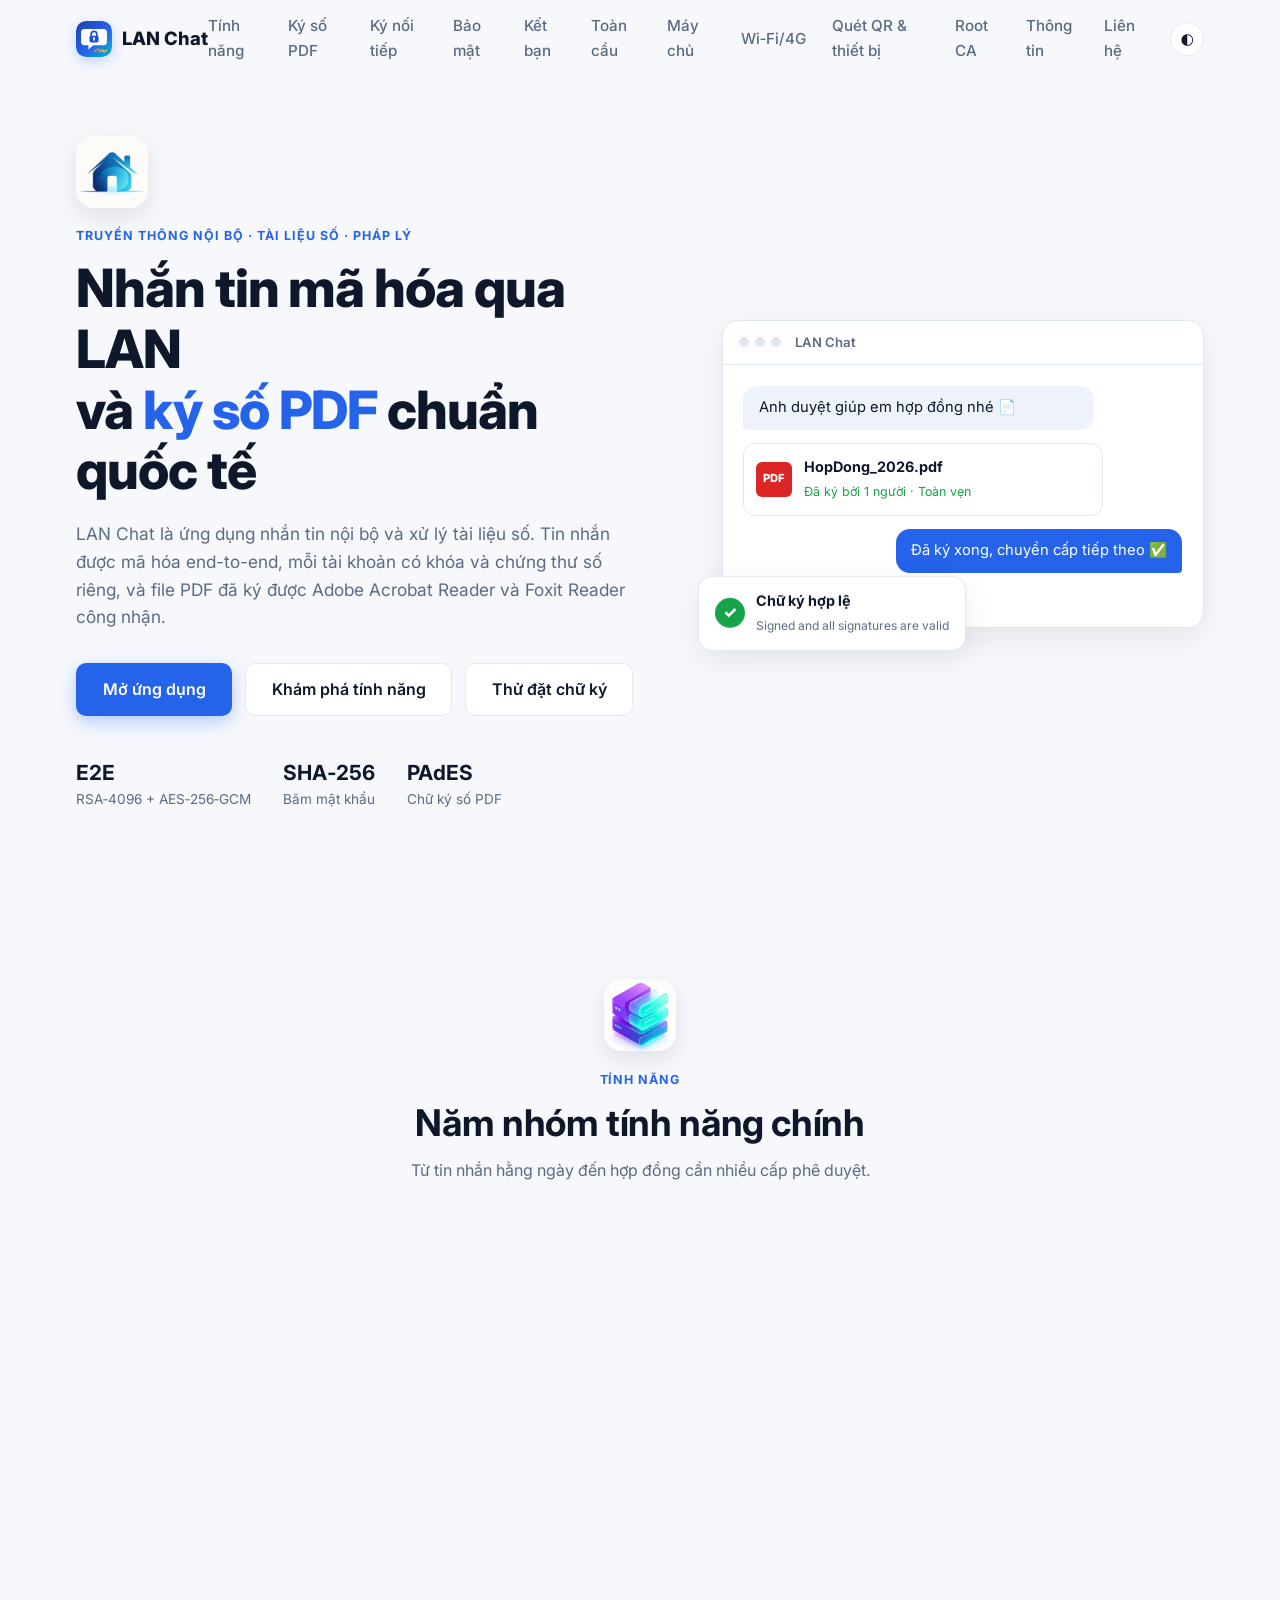
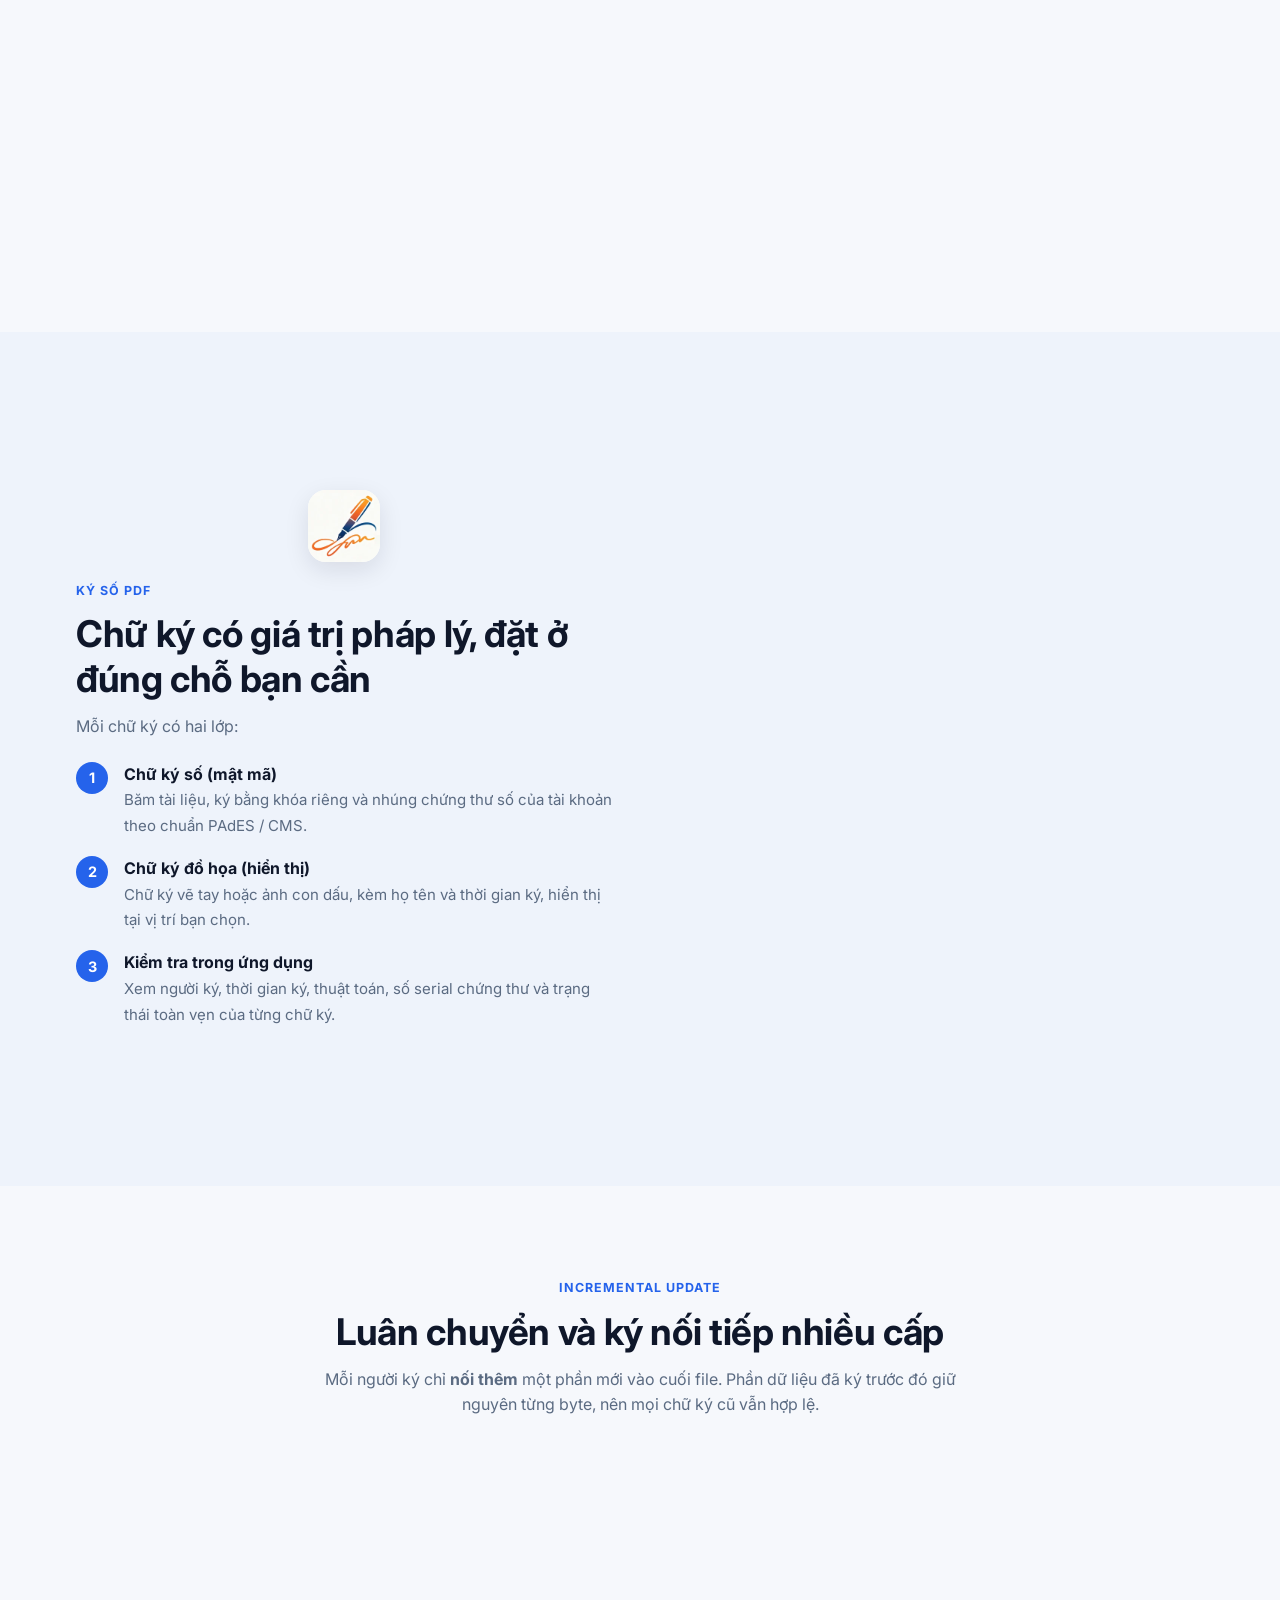
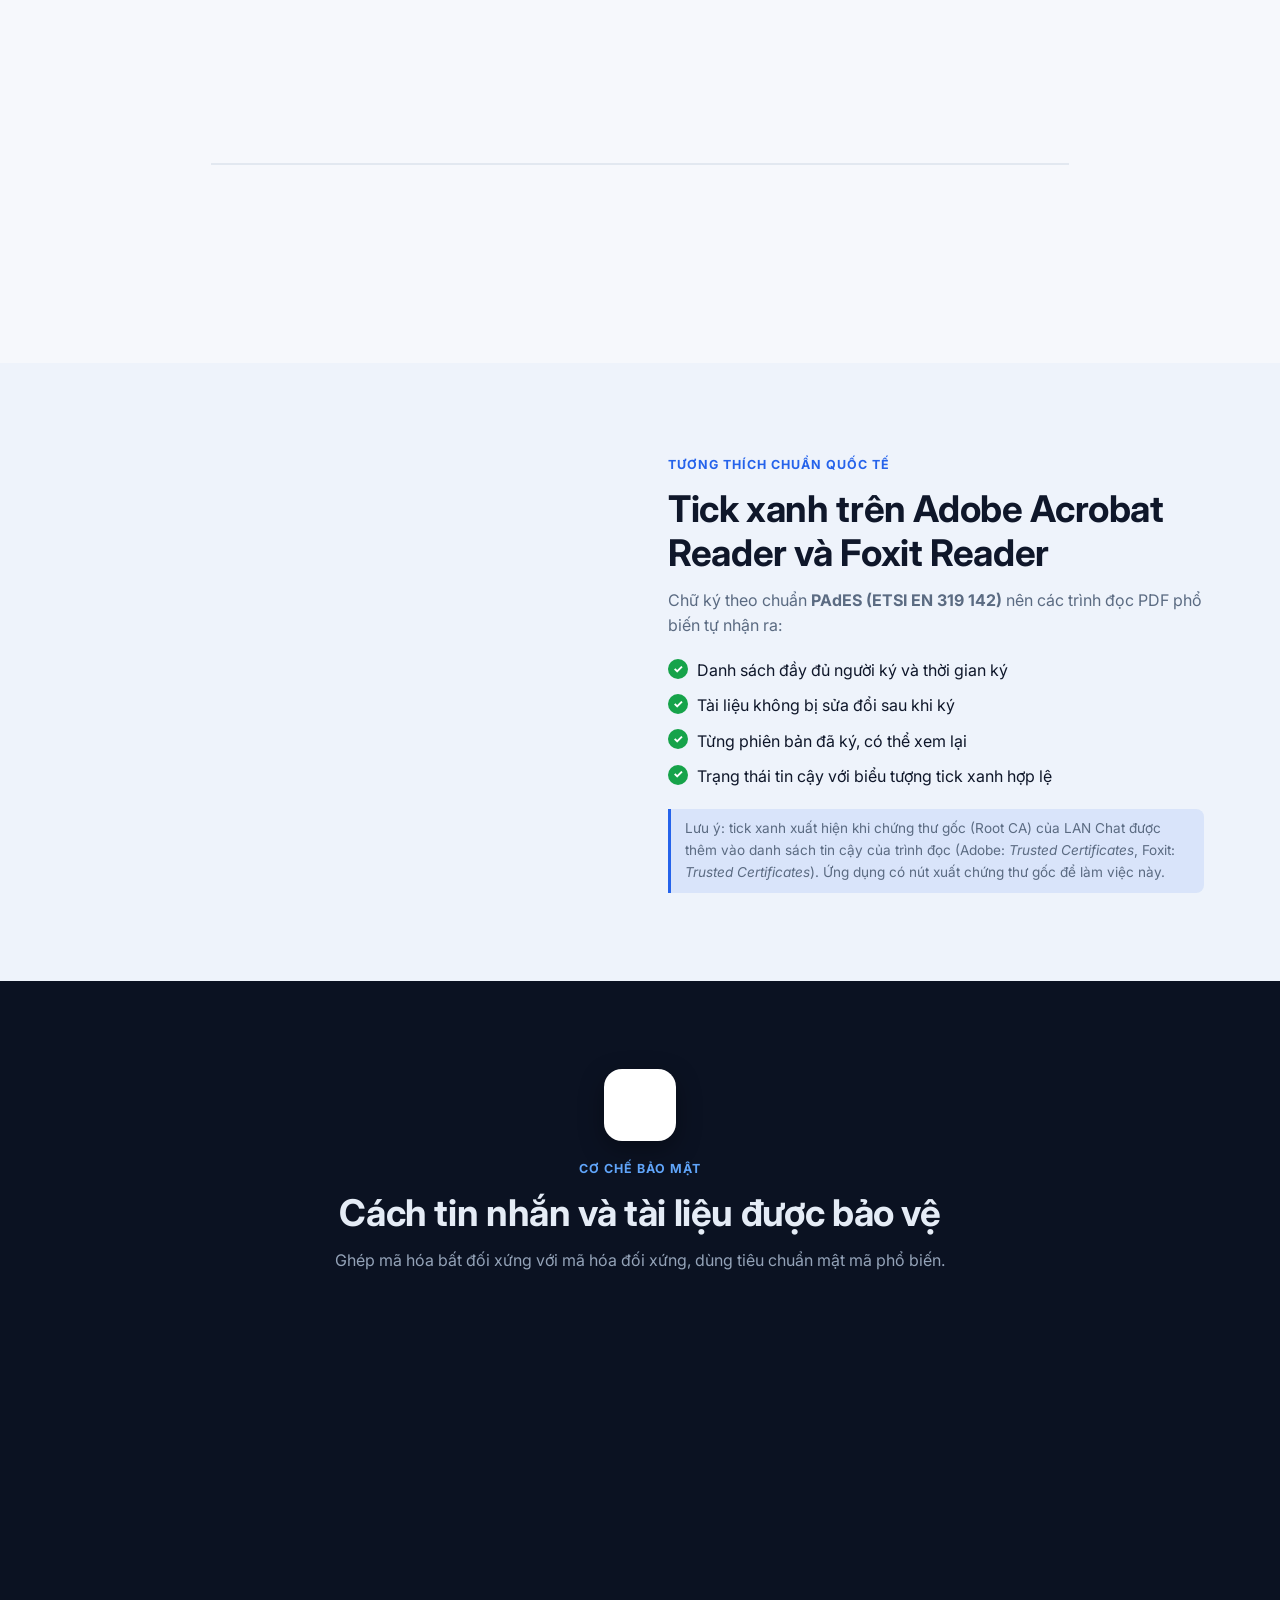
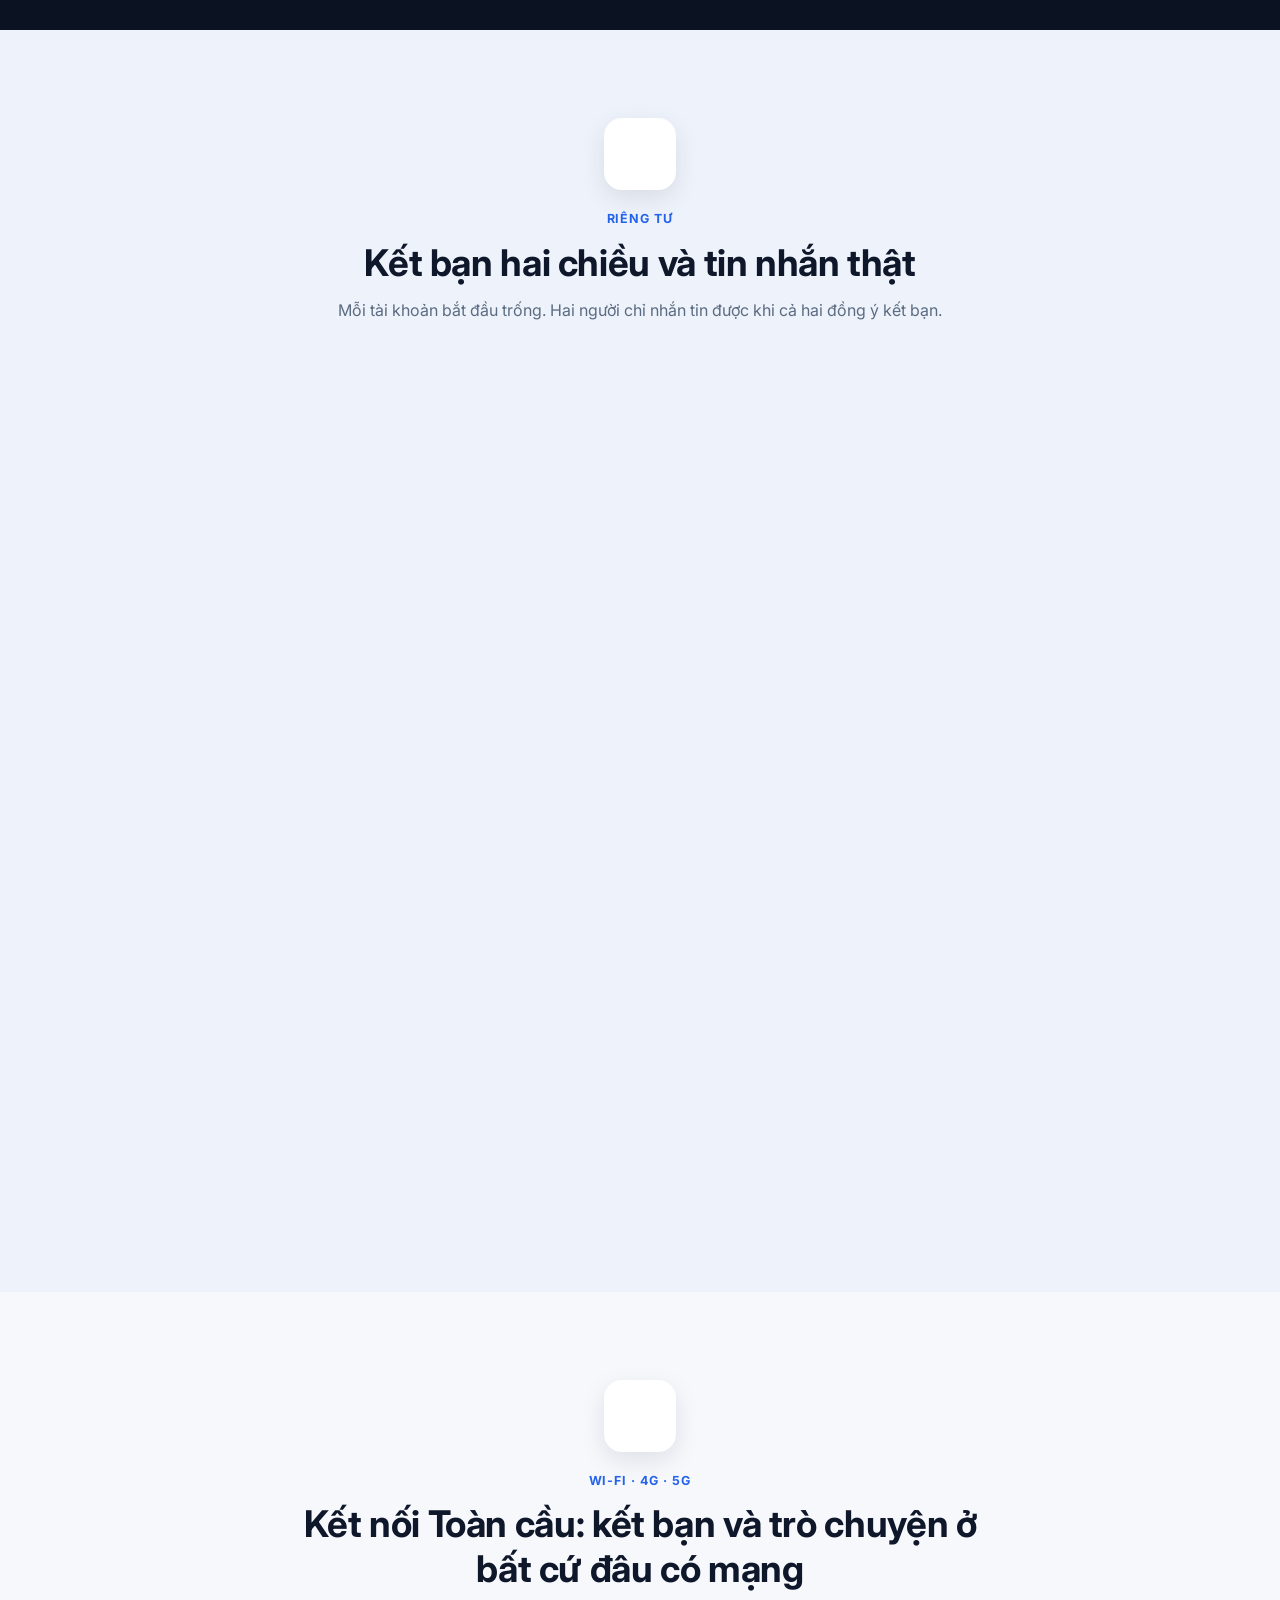
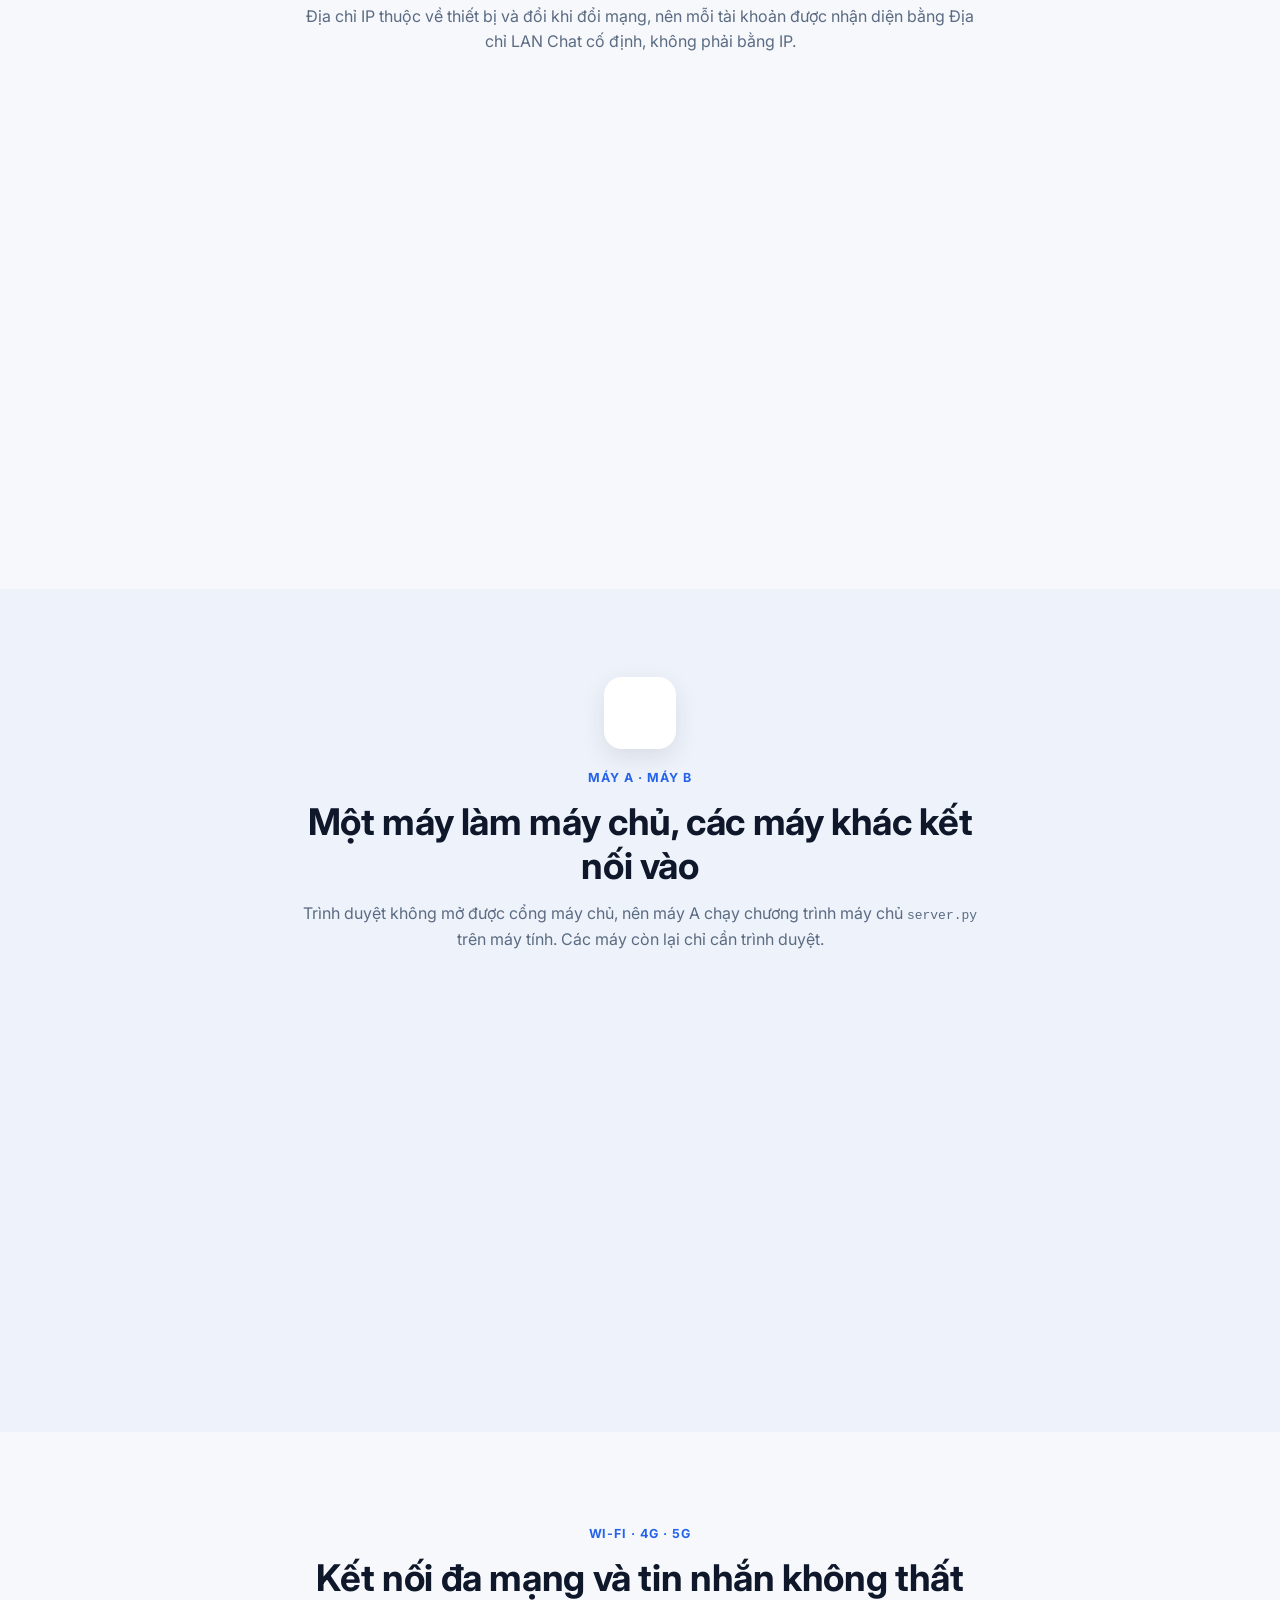
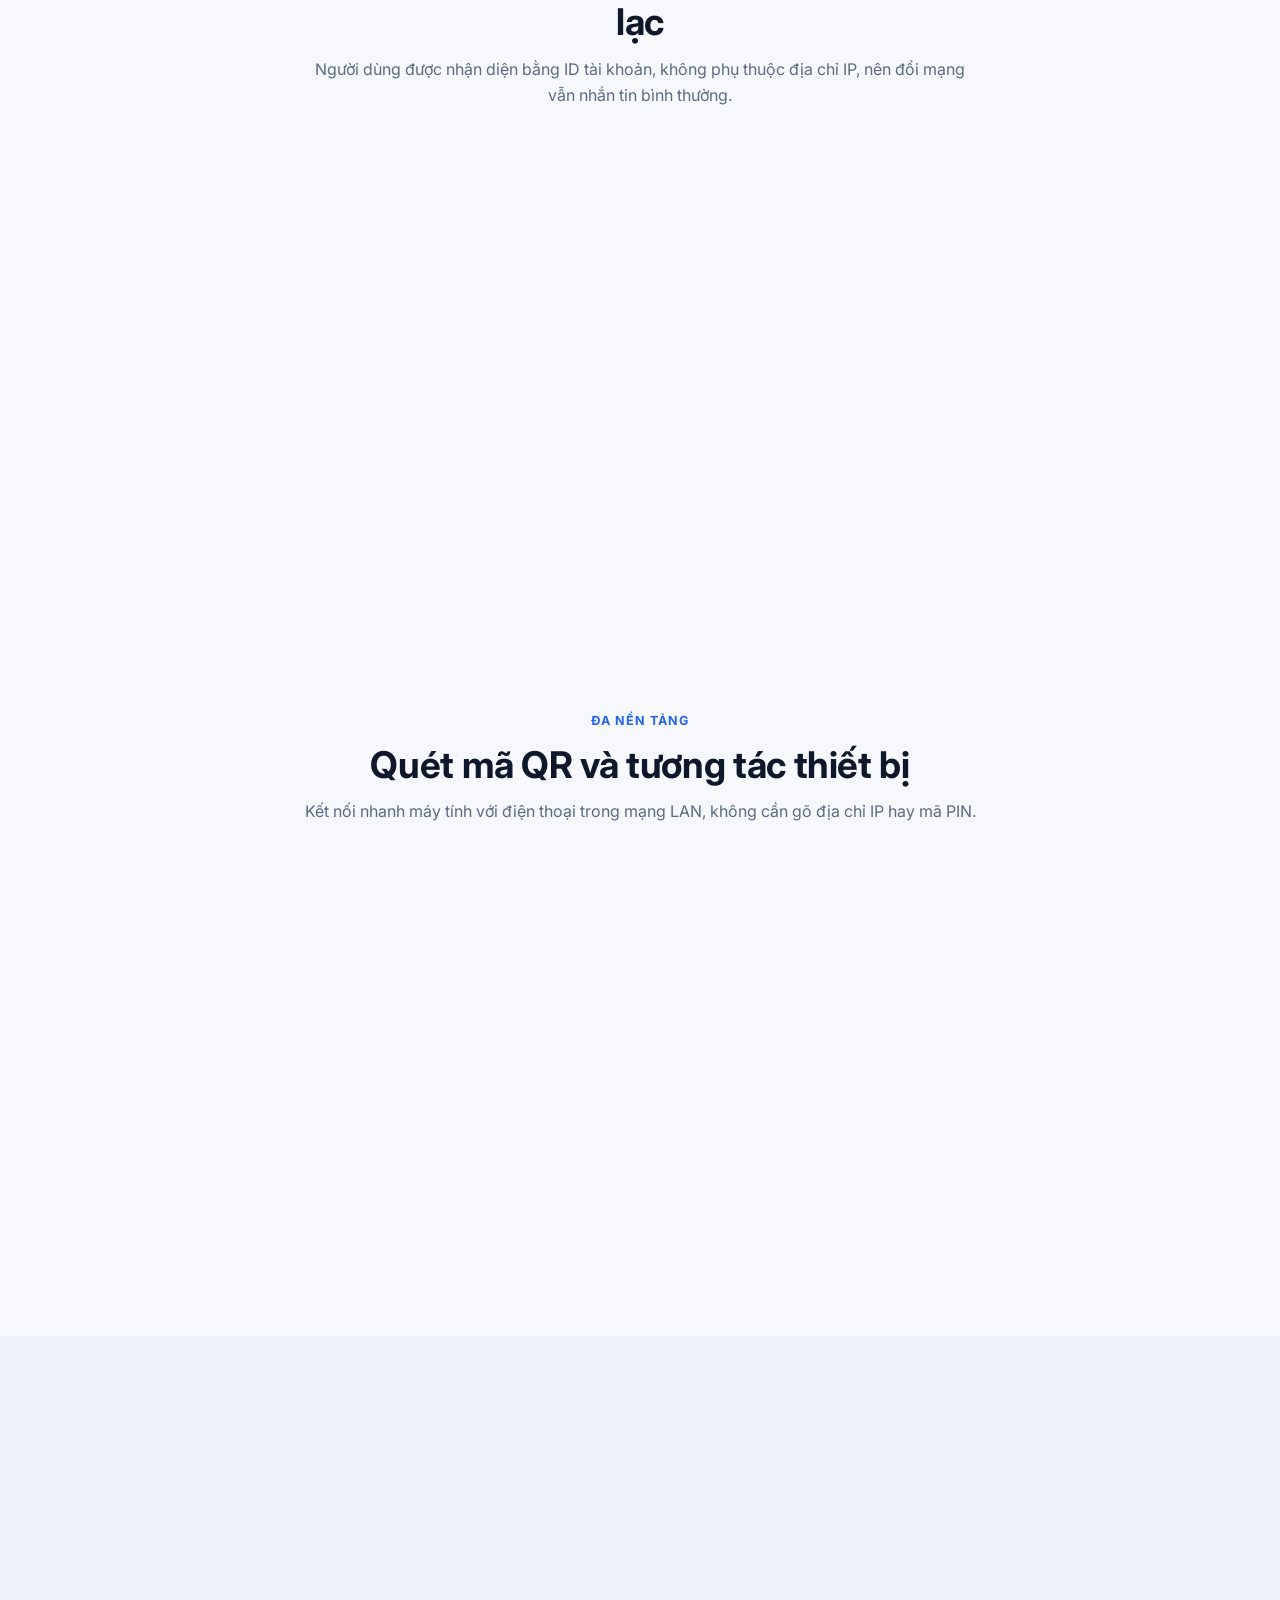
<file: index.html>
<!DOCTYPE html>
<html lang="vi">

<head>
    <meta charset="UTF-8">
    <meta name="viewport" content="width=device-width, initial-scale=1.0">
    <title>Hệ thống Chat LAN Bảo mật &amp; Ký số PDF</title>
    <meta name="description" content="Ứng dụng nhắn tin mã hóa đầu cuối trong mạng LAN, kết bạn bằng mã QR và ký số PDF nhiều người nối tiếp.">
    <meta http-equiv="refresh" content="0; url=ui/ui/ui/index.html">
    <link rel="canonical" href="ui/ui/ui/index.html">
    <link rel="icon" type="image/svg+xml" href="ui/ui/ui/assets/logo.svg">
    <link rel="icon" type="image/png" sizes="512x512" href="ui/ui/ui/assets/logo-512.png">
    <link rel="apple-touch-icon" href="ui/ui/ui/assets/apple-touch-icon.png">
    <meta name="theme-color" content="#1d4ed8">
    <!-- Ảnh và thông tin hiện khi chia sẻ link (Zalo, Facebook, Messenger, Telegram…) -->
    <meta property="og:type" content="website">
    <meta property="og:site_name" content="LAN Chat">
    <meta property="og:title" content="LAN Chat – Nhắn tin mã hóa & Ký số PDF">
    <meta property="og:description" content="Nhắn tin mã hóa đầu cuối, kết bạn bằng mã QR, gọi video và ký số PDF chuẩn quốc tế. Dùng chung trên mọi thiết bị, Wi‑Fi hay 4G/5G.">
    <meta property="og:url" content="https://thanhesssd.github.io/hethongungdungchatbaomat-kysopdf/">
    <meta property="og:image" content="https://thanhesssd.github.io/hethongungdungchatbaomat-kysopdf/ui/ui/ui/assets/og-image.jpg">
    <meta property="og:image:secure_url" content="https://thanhesssd.github.io/hethongungdungchatbaomat-kysopdf/ui/ui/ui/assets/og-image.jpg">
    <meta property="og:image:type" content="image/jpeg">
    <meta property="og:image:width" content="1200">
    <meta property="og:image:height" content="630">
    <meta property="og:image:alt" content="Logo LAN Chat">
    <meta property="og:locale" content="vi_VN">
    <meta name="twitter:card" content="summary_large_image">
    <meta name="twitter:title" content="LAN Chat – Nhắn tin mã hóa & Ký số PDF">
    <meta name="twitter:description" content="Nhắn tin mã hóa đầu cuối, kết bạn bằng mã QR, gọi video và ký số PDF chuẩn quốc tế. Dùng chung trên mọi thiết bị, Wi‑Fi hay 4G/5G.">
    <meta name="twitter:image" content="https://thanhesssd.github.io/hethongungdungchatbaomat-kysopdf/ui/ui/ui/assets/og-image.jpg">
    <link rel="manifest" href="ui/ui/ui/assets/manifest.webmanifest">
    <meta name="apple-mobile-web-app-title" content="LAN Chat">
    <meta name="application-name" content="LAN Chat">
</head>

<body>
    <p>Đang mở trang giới thiệu… Nếu trang không tự chuyển, <a href="ui/ui/ui/index.html">bấm vào đây</a>.</p>
</body>

</html>
</file>
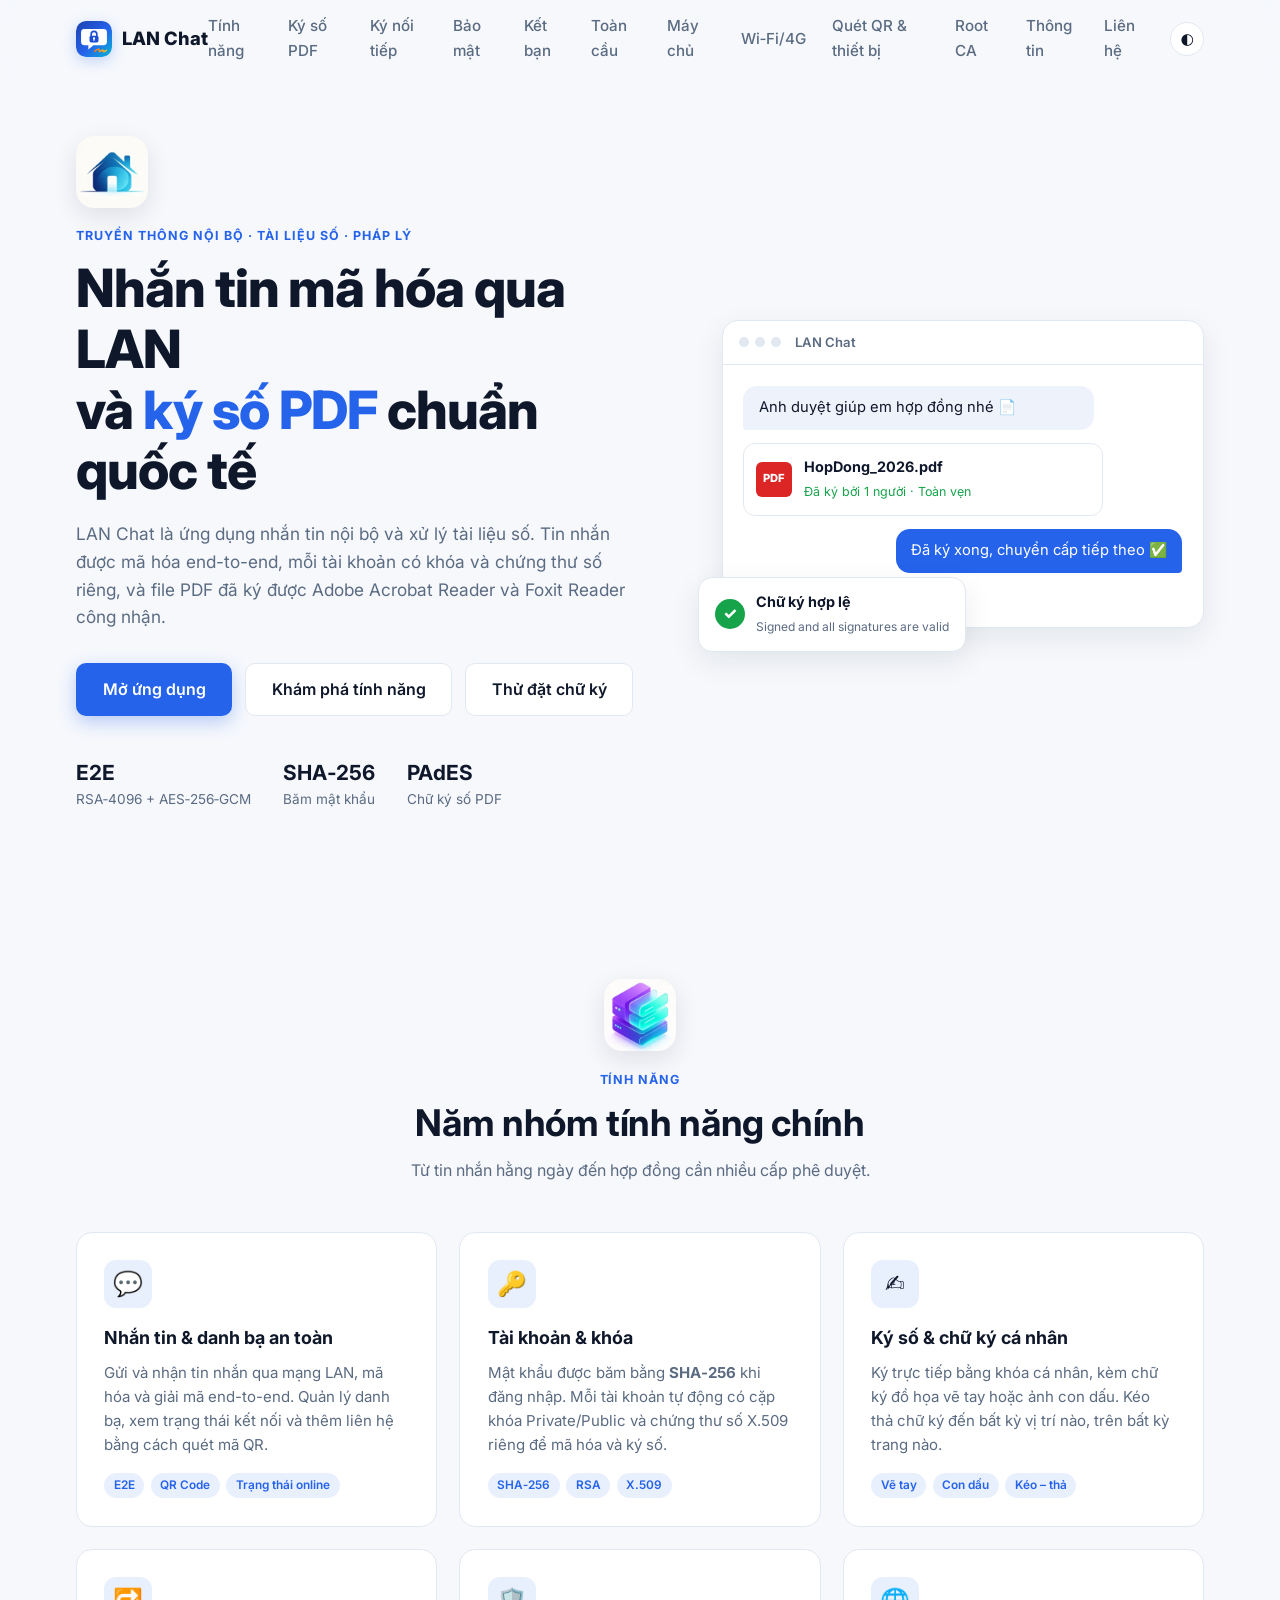
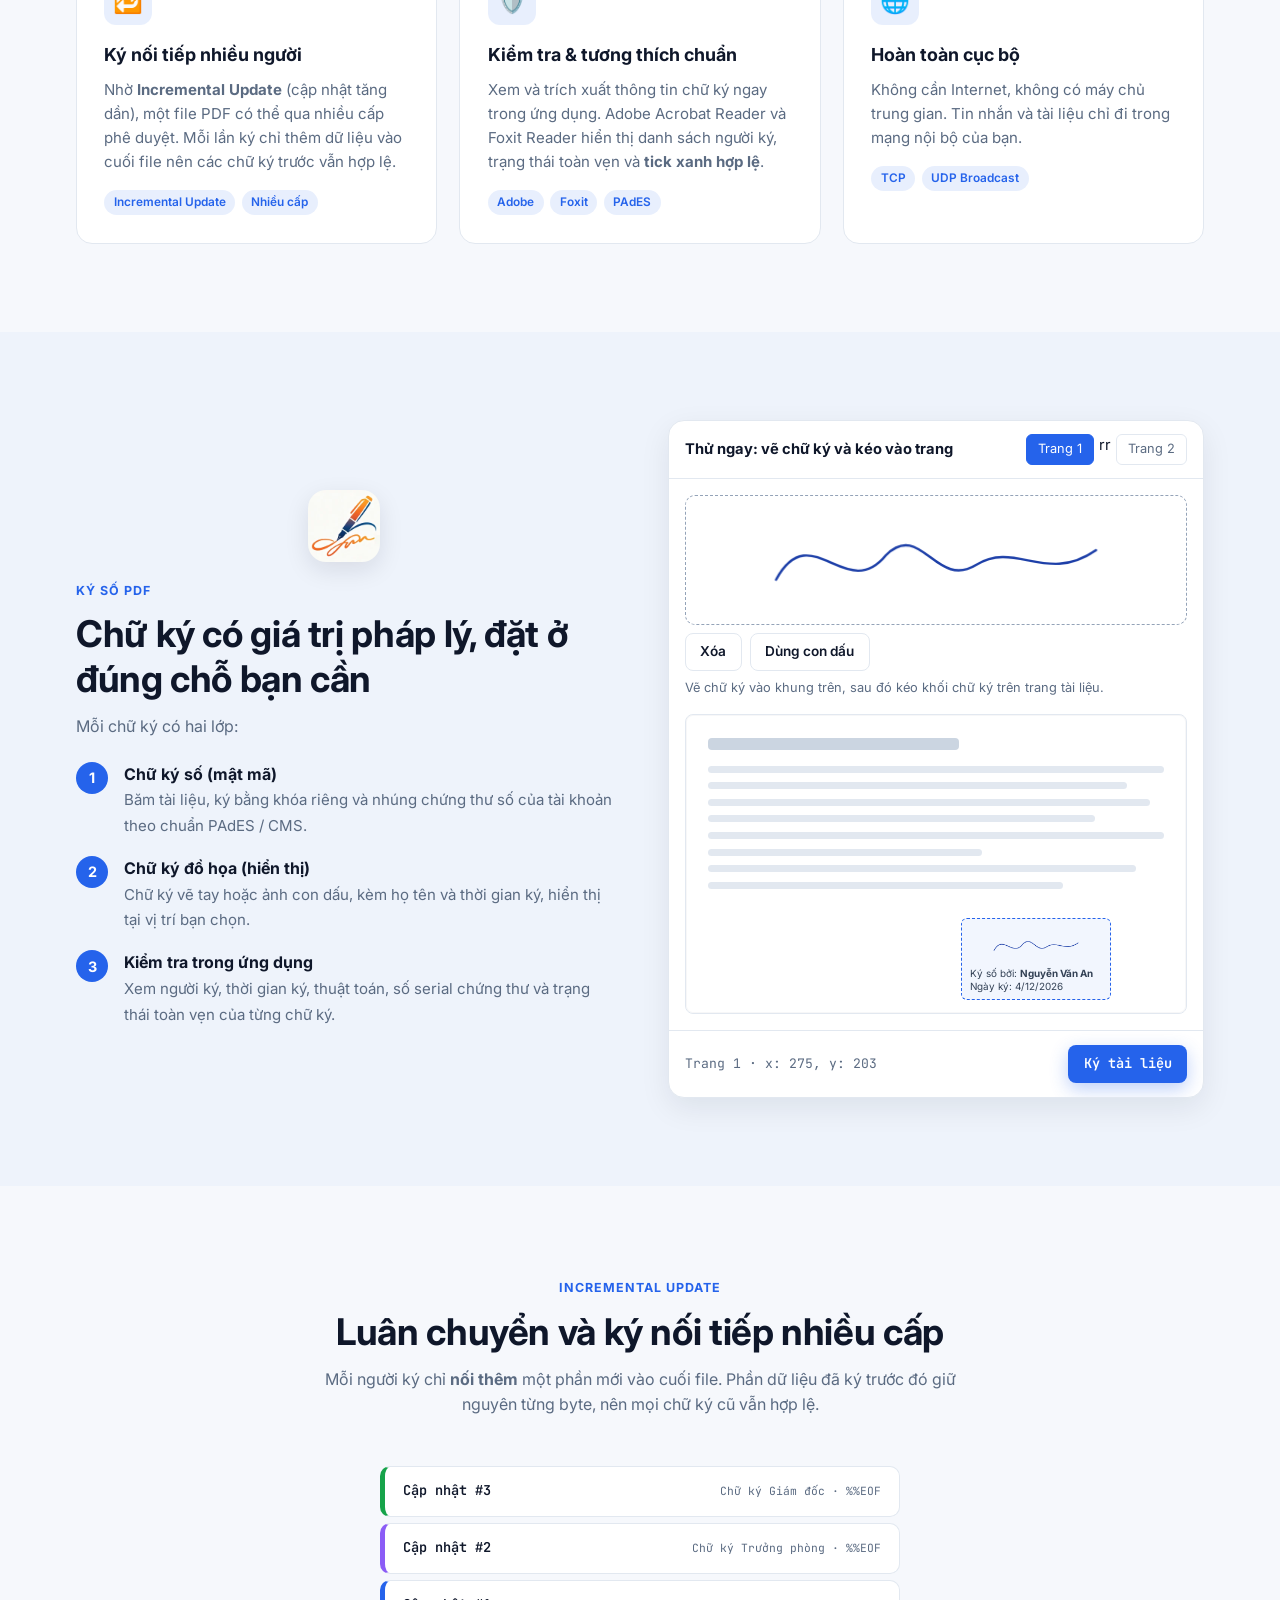
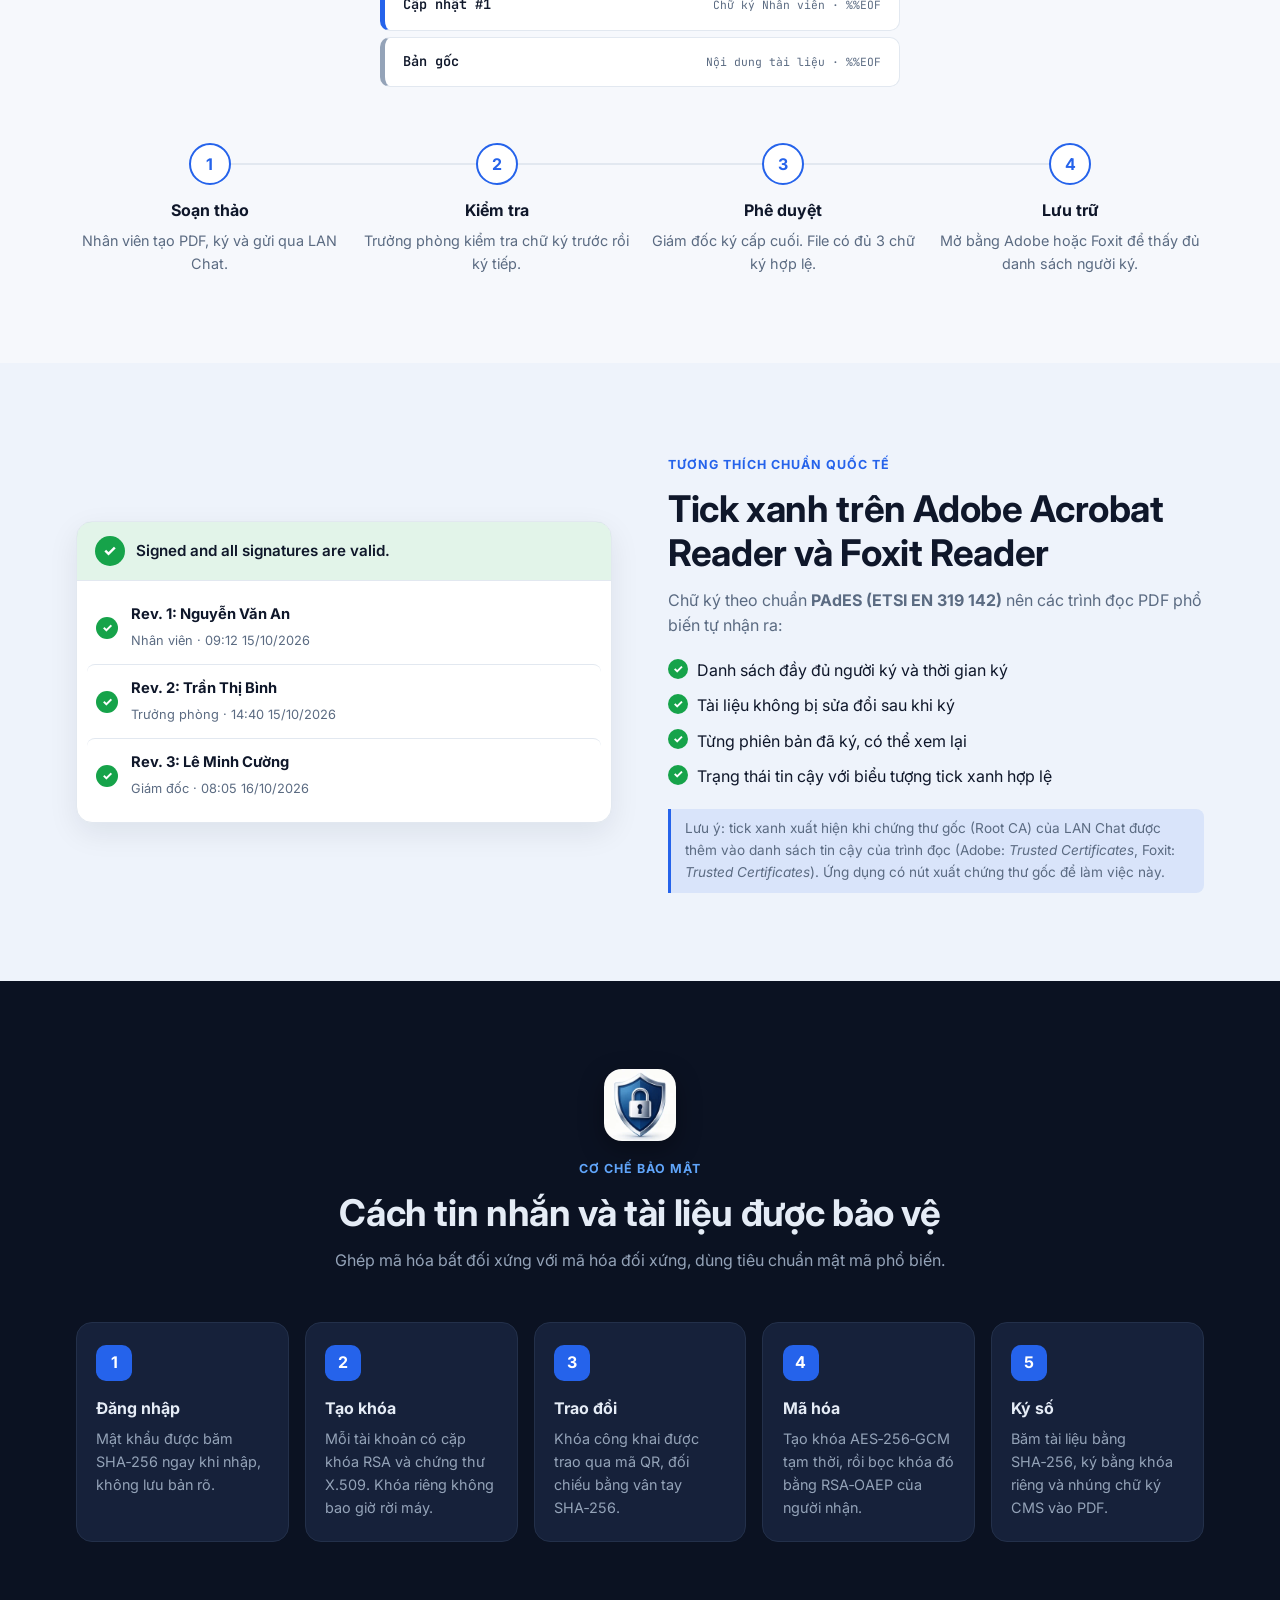
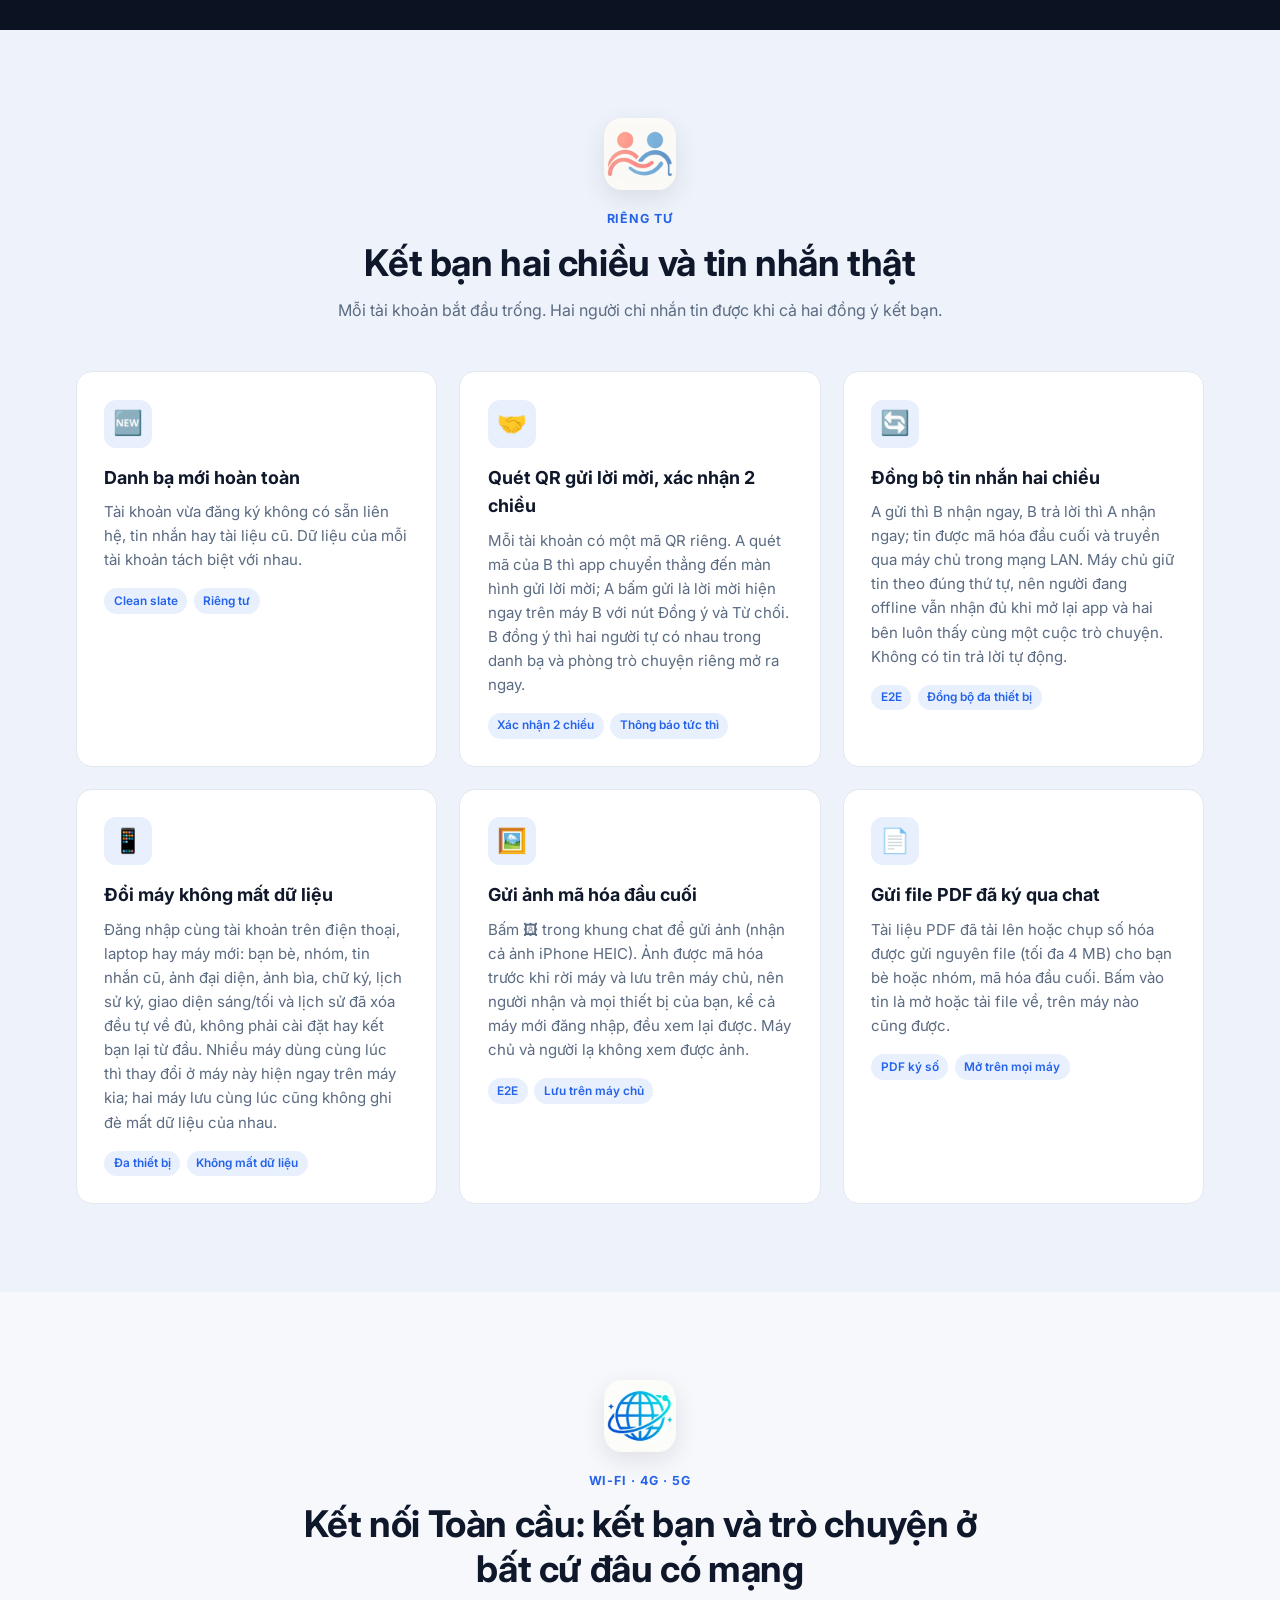
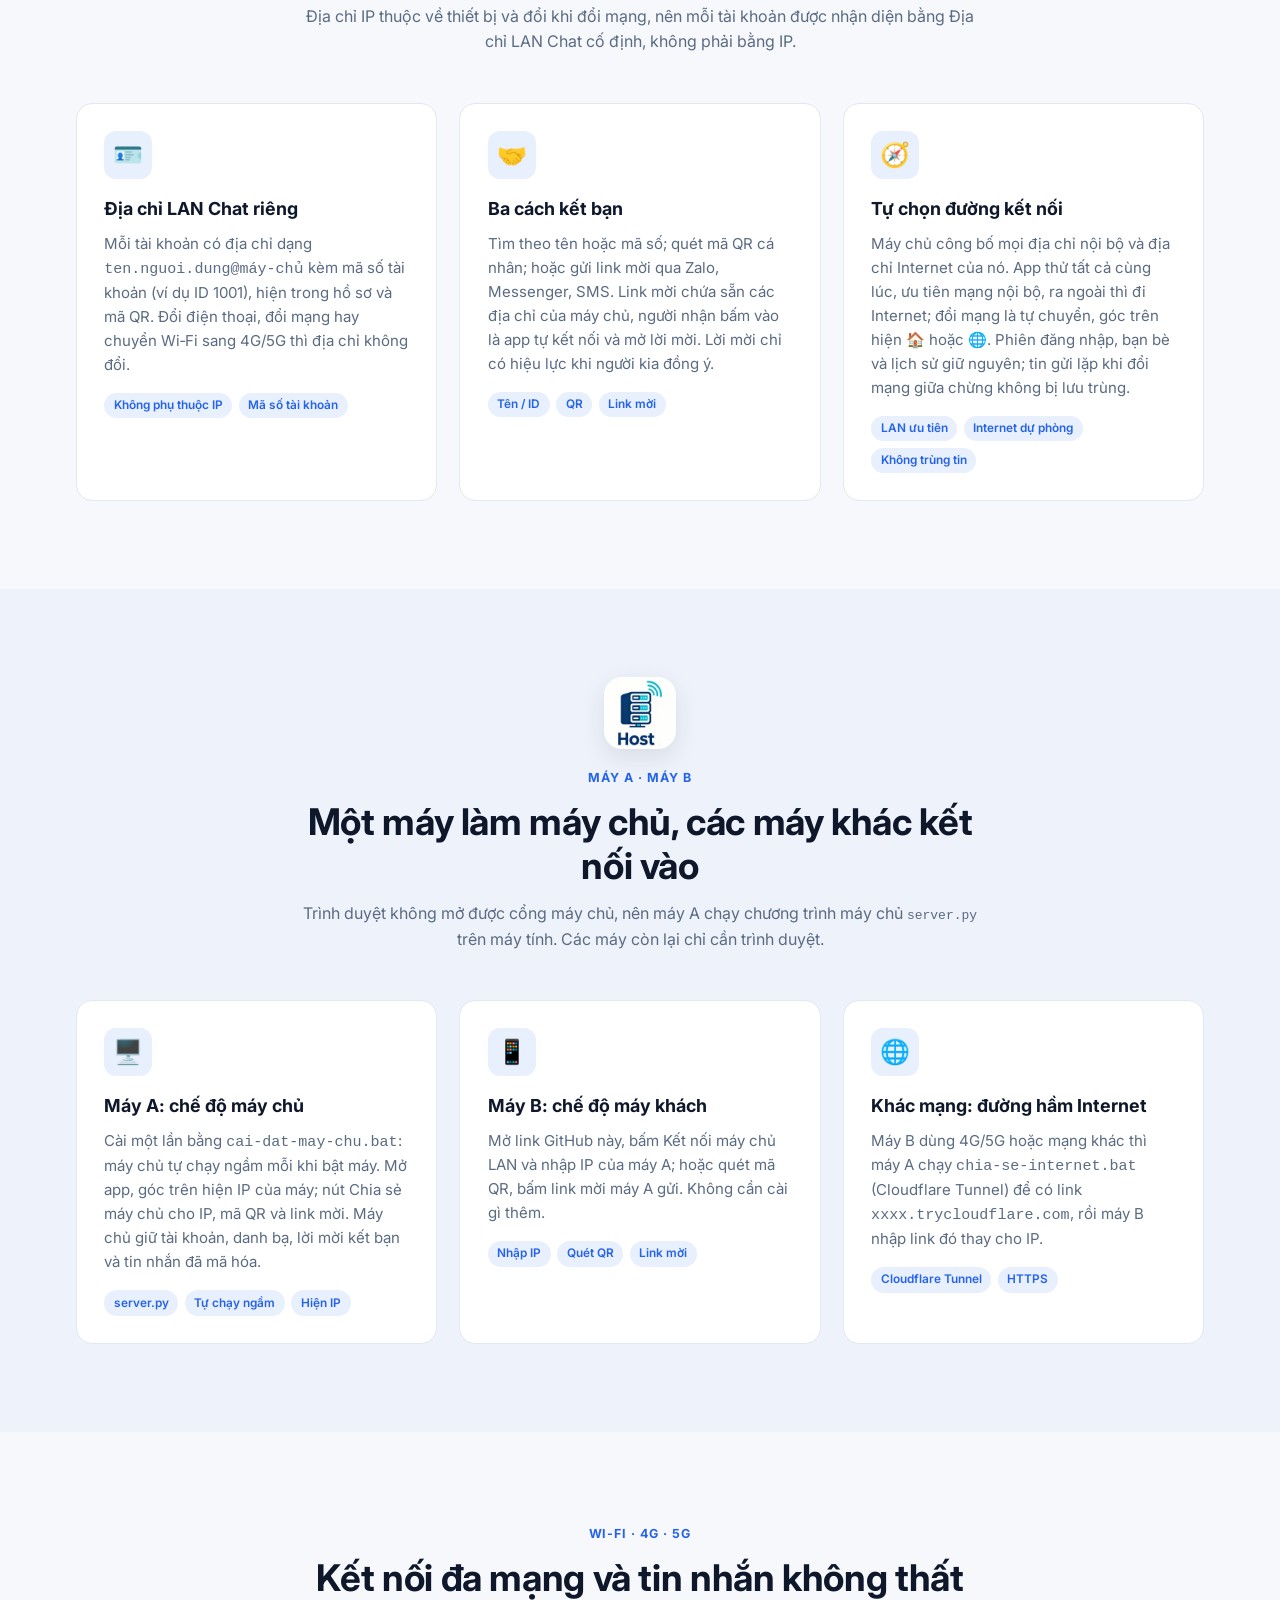
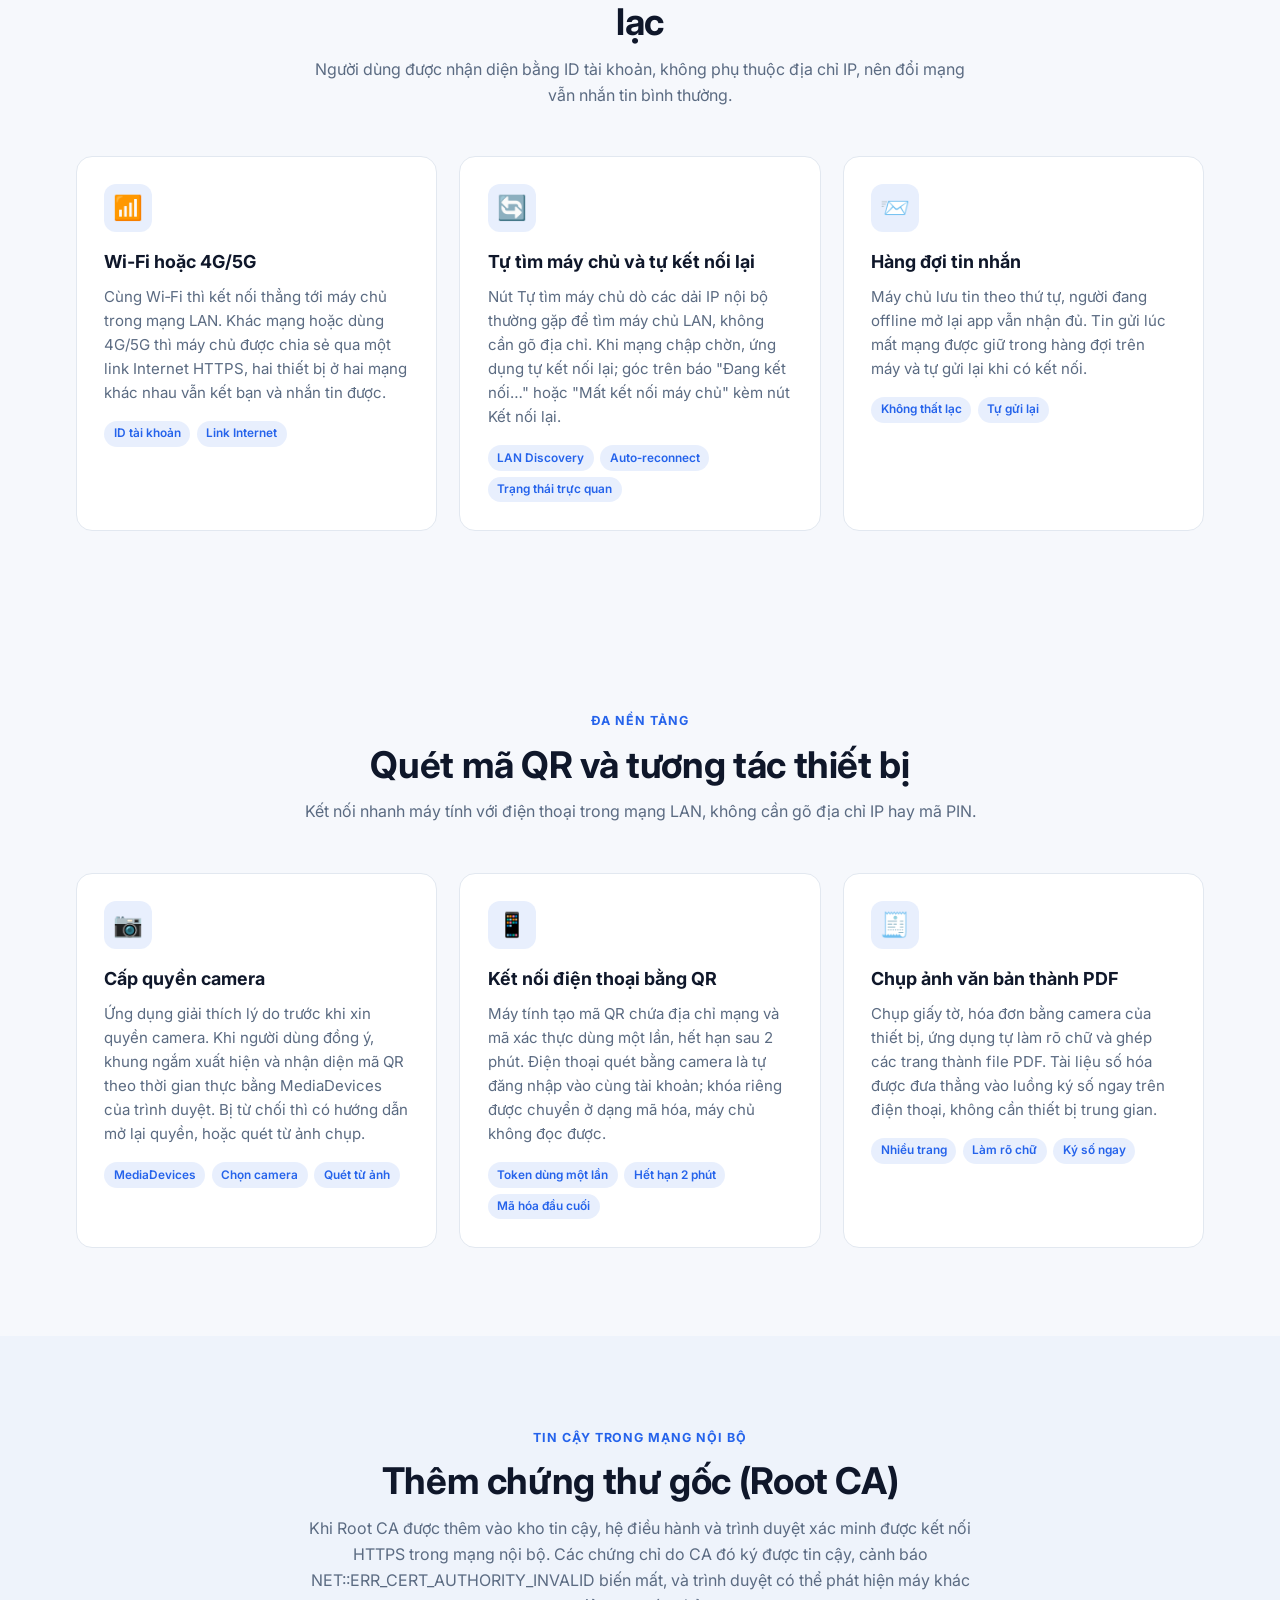
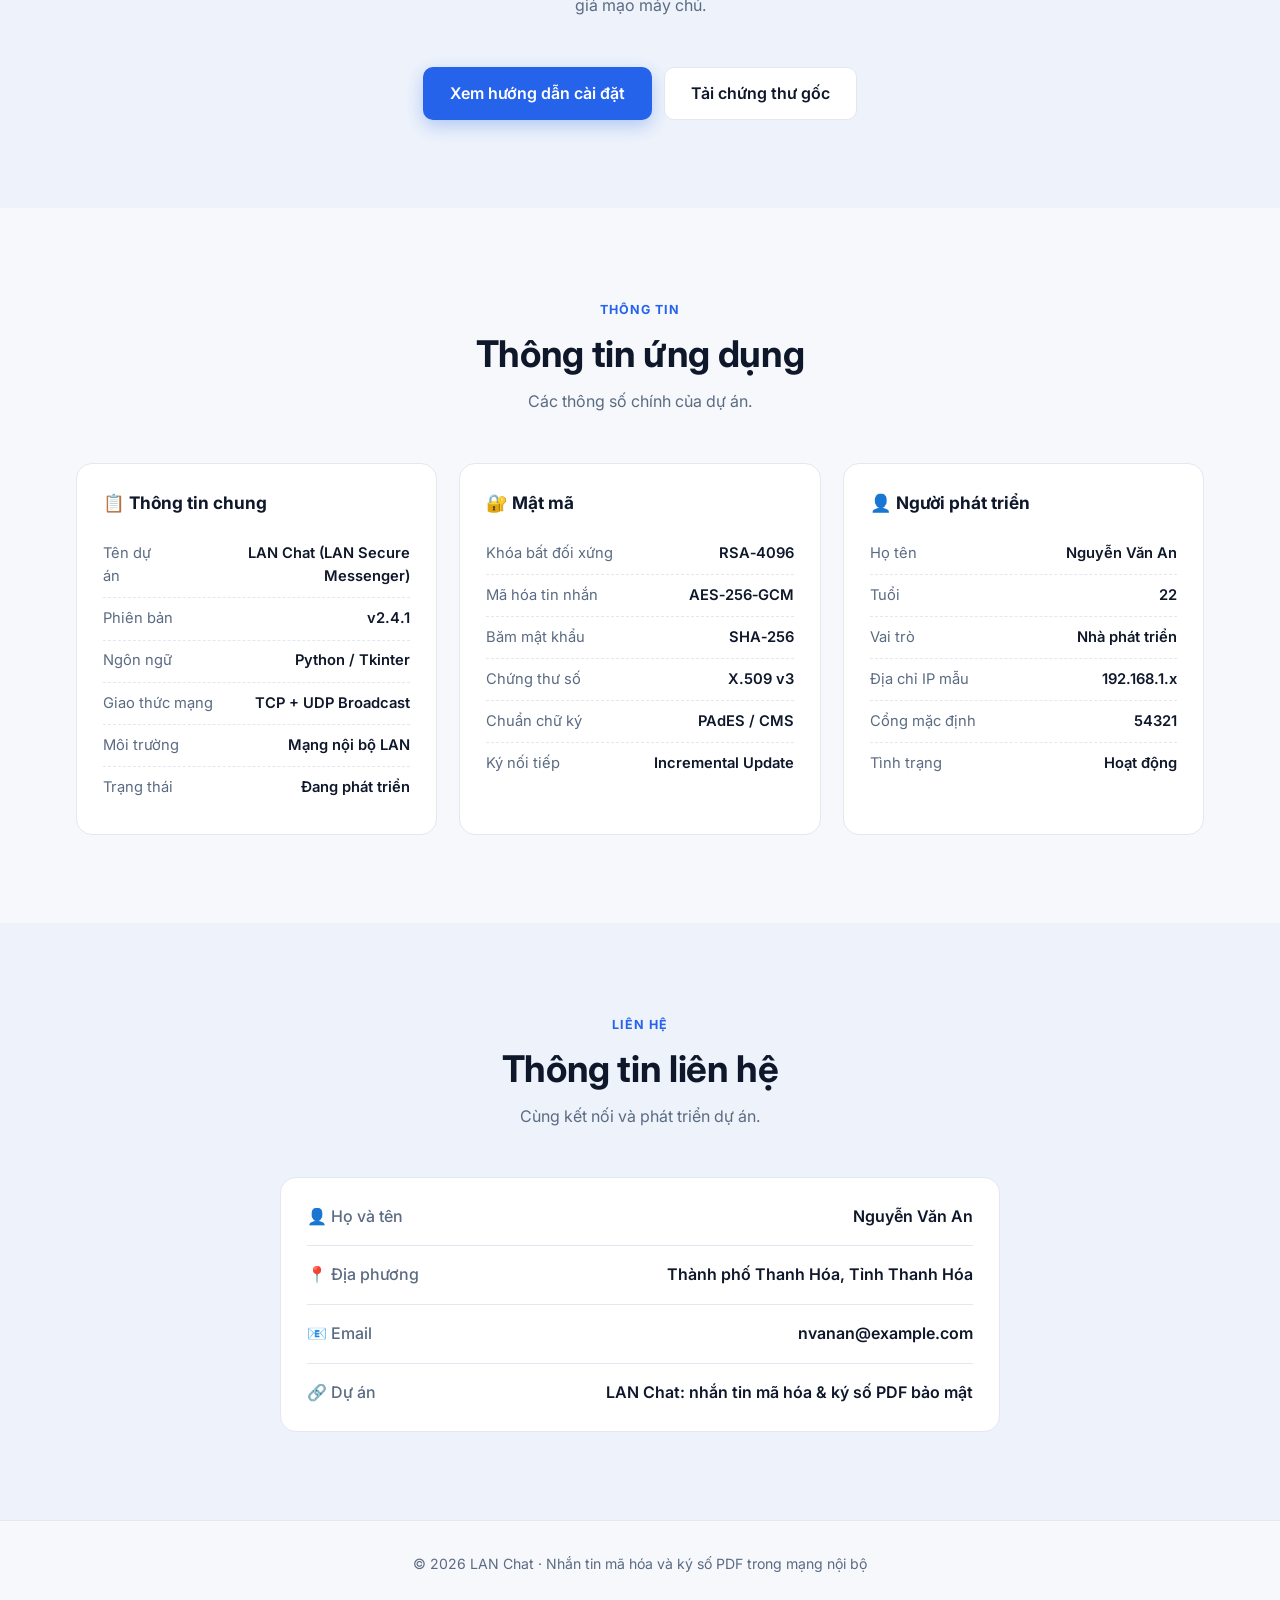
<file: ui/ui/ui/index.html>
<!DOCTYPE html>
<html lang="vi">

<head>
    <meta charset="UTF-8">
    <meta name="viewport" content="width=device-width, initial-scale=1.0">
    <meta name="description" content="LAN Chat – Nhắn tin mã hóa end-to-end qua mạng LAN và ký số PDF chuẩn quốc tế.">
    <title>LAN Chat – Nhắn tin & Ký số PDF Bảo mật</title>
    <link rel="preconnect" href="https://fonts.googleapis.com">
    <link
        href="https://fonts.googleapis.com/css2?family=Inter:wght@400;500;600;700;800&family=JetBrains+Mono:wght@400;500&display=swap"
        rel="stylesheet">
    <link rel="icon" type="image/svg+xml" href="assets/logo.svg">
    <link rel="icon" type="image/png" sizes="512x512" href="assets/logo-512.png">
    <link rel="apple-touch-icon" href="assets/apple-touch-icon.png">
    <meta name="theme-color" content="#1d4ed8">
    <!-- Ảnh và thông tin hiện khi chia sẻ link (Zalo, Facebook, Messenger, Telegram…) -->
    <meta property="og:type" content="website">
    <meta property="og:site_name" content="LAN Chat">
    <meta property="og:title" content="LAN Chat – Nhắn tin mã hóa & Ký số PDF">
    <meta property="og:description" content="Nhắn tin mã hóa đầu cuối, kết bạn bằng mã QR, gọi video và ký số PDF chuẩn quốc tế. Dùng chung trên mọi thiết bị, Wi‑Fi hay 4G/5G.">
    <meta property="og:url" content="https://thanhesssd.github.io/hethongungdungchatbaomat-kysopdf/ui/ui/ui/index.html">
    <meta property="og:image" content="https://thanhesssd.github.io/hethongungdungchatbaomat-kysopdf/ui/ui/ui/assets/og-image.jpg">
    <meta property="og:image:secure_url" content="https://thanhesssd.github.io/hethongungdungchatbaomat-kysopdf/ui/ui/ui/assets/og-image.jpg">
    <meta property="og:image:type" content="image/jpeg">
    <meta property="og:image:width" content="1200">
    <meta property="og:image:height" content="630">
    <meta property="og:image:alt" content="Logo LAN Chat">
    <meta property="og:locale" content="vi_VN">
    <meta name="twitter:card" content="summary_large_image">
    <meta name="twitter:title" content="LAN Chat – Nhắn tin mã hóa & Ký số PDF">
    <meta name="twitter:description" content="Nhắn tin mã hóa đầu cuối, kết bạn bằng mã QR, gọi video và ký số PDF chuẩn quốc tế. Dùng chung trên mọi thiết bị, Wi‑Fi hay 4G/5G.">
    <meta name="twitter:image" content="https://thanhesssd.github.io/hethongungdungchatbaomat-kysopdf/ui/ui/ui/assets/og-image.jpg">
    <link rel="manifest" href="assets/manifest.webmanifest">
    <meta name="apple-mobile-web-app-title" content="LAN Chat">
    <meta name="application-name" content="LAN Chat">
    <link rel="stylesheet" href="style.css">
</head>

<body>
    <!-- Thanh điều hướng -->
    <nav class="navbar" id="navbar">
        <div class="nav-container">
            <a href="#home" class="logo">
                <img class="logo-img" src="assets/logo.svg" width="36" height="36" alt="">
                <span class="brand">LAN Chat</span>
            </a>
            <button class="nav-toggle" id="navToggle" aria-label="Mở menu" aria-expanded="false">
                <span></span><span></span><span></span>
            </button>
            <ul class="nav-links" id="navLinks">
                <li><a href="#features">Tính năng</a></li>
                <li><a href="#signing">Ký số PDF</a></li>
                <li><a href="#workflow">Ký nối tiếp</a></li>
                <li><a href="#security">Bảo mật</a></li>
                <li><a href="#friends">Kết bạn</a></li>
                <li><a href="#global">Toàn cầu</a></li>
                <li><a href="#host">Máy chủ</a></li>
                <li><a href="#network">Wi‑Fi/4G</a></li>
                <li><a href="#devices">Quét QR & thiết bị</a></li>
                <li><a href="#root-ca">Root CA</a></li>
                <li><a href="#info">Thông tin</a></li>
                <li><a href="#contact">Liên hệ</a></li>
                <li><button class="theme-btn" id="themeBtn" aria-label="Đổi giao diện sáng/tối">◐</button></li>
            </ul>
        </div>
    </nav>

    <!-- Phần đầu trang -->
    <header id="home" class="hero">
        <div class="hero-content">
            <img class="sec-icon" src="assets/icons/trang-chu.webp" width="72" height="72" alt="Trang chủ" loading="lazy">
                <span class="eyebrow">Truyền thông nội bộ · Tài liệu số · Pháp lý</span>
            <h1>Nhắn tin mã hóa qua LAN<br>và <span class="highlight">ký số PDF</span> chuẩn quốc tế</h1>
            <p class="subtitle">LAN Chat là ứng dụng nhắn tin nội bộ và xử lý tài liệu số. Tin nhắn được mã hóa
                end-to-end, mỗi tài khoản có khóa và chứng thư số riêng, và file PDF đã ký được Adobe Acrobat
                Reader và Foxit Reader công nhận.</p>
            <div class="hero-buttons">
                <a href="Ứng dụng Chat LAN Bảo mật &amp; Ký số PDF.html" class="btn primary">Mở ứng dụng</a>
                <a href="#features" class="btn secondary">Khám phá tính năng</a>
                <a href="#demo" class="btn secondary">Thử đặt chữ ký</a>
            </div>
            <ul class="hero-stats">
                <li><strong>E2E</strong><span>RSA‑4096 + AES‑256‑GCM</span></li>
                <li><strong>SHA‑256</strong><span>Băm mật khẩu</span></li>
                <li><strong>PAdES</strong><span>Chữ ký số PDF</span></li>
            </ul>
        </div>

        <div class="hero-visual" aria-hidden="true">
            <div class="mock-window">
                <div class="mock-bar"><i></i><i></i><i></i><span>LAN Chat</span></div>
                <div class="mock-body">
                    <div class="bubble in">Anh duyệt giúp em hợp đồng nhé 📄</div>
                    <div class="file-chip">
                        <span class="file-ico">PDF</span>
                        <div><b>HopDong_2026.pdf</b><small>Đã ký bởi 1 người · Toàn vẹn</small></div>
                    </div>
                    <div class="bubble out">Đã ký xong, chuyển cấp tiếp theo ✅</div>
                    <div class="lock-line"><span class="dot"></span>Mã hóa end‑to‑end · 192.168.1.24</div>
                </div>
            </div>
            <div class="badge-float">
                <span class="tick">✓</span>
                <div><b>Chữ ký hợp lệ</b><small>Signed and all signatures are valid</small></div>
            </div>
        </div>
    </header>

    <!-- Tính năng chính -->
    <section id="features" class="section">
        <div class="container">
            <div class="section-header">
                <img class="sec-icon" src="assets/icons/tinh-nang.webp" width="72" height="72" alt="Tính năng" loading="lazy">
                <span class="eyebrow">Tính năng</span>
                <h2>Năm nhóm tính năng chính</h2>
                <p>Từ tin nhắn hằng ngày đến hợp đồng cần nhiều cấp phê duyệt.</p>
            </div>
            <div class="features-grid">
                <article class="feature-card reveal">
                    <div class="feature-icon">💬</div>
                    <h3>Nhắn tin & danh bạ an toàn</h3>
                    <p>Gửi và nhận tin nhắn qua mạng LAN, mã hóa và giải mã end-to-end. Quản lý danh bạ, xem trạng thái
                        kết nối và thêm
                        liên hệ bằng cách quét mã QR.</p>
                    <ul class="tags">
                        <li>E2E</li>
                        <li>QR Code</li>
                        <li>Trạng thái online</li>
                    </ul>
                </article>
                <article class="feature-card reveal">
                    <div class="feature-icon">🔑</div>
                    <h3>Tài khoản & khóa</h3>
                    <p>Mật khẩu được băm bằng <b>SHA‑256</b> khi đăng nhập. Mỗi tài khoản tự động có cặp khóa
                        Private/Public và chứng thư số X.509 riêng để mã hóa và ký số.</p>
                    <ul class="tags">
                        <li>SHA‑256</li>
                        <li>RSA</li>
                        <li>X.509</li>
                    </ul>
                </article>
                <article class="feature-card reveal">
                    <div class="feature-icon">✍️</div>
                    <h3>Ký số & chữ ký cá nhân</h3>
                    <p>Ký trực tiếp bằng khóa cá nhân, kèm chữ ký đồ họa vẽ tay hoặc ảnh con dấu. Kéo thả chữ ký đến
                        bất kỳ vị trí nào, trên bất kỳ trang nào.</p>
                    <ul class="tags">
                        <li>Vẽ tay</li>
                        <li>Con dấu</li>
                        <li>Kéo – thả</li>
                    </ul>
                </article>
                <article class="feature-card reveal">
                    <div class="feature-icon">🔁</div>
                    <h3>Ký nối tiếp nhiều người</h3>
                    <p>Nhờ <b>Incremental Update</b> (cập nhật tăng dần), một file PDF có thể qua nhiều cấp phê duyệt.
                        Mỗi lần ký chỉ thêm dữ liệu vào cuối file nên các chữ ký trước vẫn hợp lệ.</p>
                    <ul class="tags">
                        <li>Incremental Update</li>
                        <li>Nhiều cấp</li>
                    </ul>
                </article>
                <article class="feature-card reveal">
                    <div class="feature-icon">🛡️</div>
                    <h3>Kiểm tra & tương thích chuẩn</h3>
                    <p>Xem và trích xuất thông tin chữ ký ngay trong ứng dụng. Adobe Acrobat Reader và Foxit Reader
                        hiển thị danh sách người ký, trạng thái toàn vẹn và <b>tick xanh hợp lệ</b>.</p>
                    <ul class="tags">
                        <li>Adobe</li>
                        <li>Foxit</li>
                        <li>PAdES</li>
                    </ul>
                </article>
                <article class="feature-card reveal">
                    <div class="feature-icon">🌐</div>
                    <h3>Hoàn toàn cục bộ</h3>
                    <p>Không cần Internet, không có máy chủ trung gian. Tin nhắn và tài liệu chỉ đi trong mạng nội bộ
                        của bạn.</p>
                    <ul class="tags">
                        <li>TCP</li>
                        <li>UDP Broadcast</li>
                    </ul>
                </article>
            </div>
        </div>
    </section>

    <!-- Ký số PDF + demo -->
    <section id="signing" class="section alt">
        <div class="container split">
            <div class="split-text">
                <img class="sec-icon" src="assets/icons/ky-so.webp" width="72" height="72" alt="Ký số PDF" loading="lazy">
                <span class="eyebrow">Ký số PDF</span>
                <h2>Chữ ký có giá trị pháp lý, đặt ở đúng chỗ bạn cần</h2>
                <p>Mỗi chữ ký có hai lớp:</p>
                <ol class="numbered">
                    <li><b>Chữ ký số (mật mã)</b><span>Băm tài liệu, ký bằng khóa riêng và nhúng chứng thư số của tài
                            khoản
                            theo chuẩn PAdES / CMS.</span></li>
                    <li><b>Chữ ký đồ họa (hiển thị)</b><span>Chữ ký vẽ tay hoặc ảnh con dấu, kèm họ tên và thời gian ký,
                            hiển thị tại vị trí bạn chọn.</span></li>
                    <li><b>Kiểm tra trong ứng dụng</b><span>Xem người ký, thời gian ký, thuật toán, số serial chứng thư
                            và trạng thái
                            toàn vẹn của từng chữ ký.</span></li>
                </ol>
            </div>

            <div id="demo" class="demo reveal">
                <div class="demo-head">
                    <b>Thử ngay: vẽ chữ ký và kéo vào trang</b>
                    <div class="demo-tabs" role="tablist">
                        <button class="active" data-page="1">Trang 1</button>rr
                        <button data-page="2">Trang 2</button>
                    </div>
                </div>
                <div class="demo-body">
                    <div class="pad-wrap">
                        <canvas id="sigPad" width="320" height="130" aria-label="Khung vẽ chữ ký"></canvas>
                        <div class="pad-actions">
                            <button class="btn ghost sm" id="clearPad">Xóa</button>
                            <button class="btn ghost sm" id="stampPad">Dùng con dấu</button>
                        </div>
                        <p class="hint">Vẽ chữ ký vào khung trên, sau đó kéo khối chữ ký trên trang tài liệu.</p>
                    </div>
                    <div class="paper" id="paper">
                        <div class="paper-lines" id="paperLines"></div>
                        <div class="sig-box" id="sigBox" tabindex="0" aria-label="Khối chữ ký, kéo để di chuyển">
                            <img id="sigImg" alt="">
                            <span class="sig-meta">Ký số bởi: <b>Nguyễn Văn An</b><br><span id="sigTime"></span></span>
                        </div>
                    </div>
                </div>
                <div class="demo-foot">
                    <span id="sigPos">Trang 1 · x: 0, y: 0</span>
                    <button class="btn primary sm" id="signBtn">Ký tài liệu</button>
                </div>
                <div class="toast" id="toast" role="status"></div>
            </div>
        </div>
    </section>

    <!-- Ký nối tiếp -->
    <section id="workflow" class="section">
        <div class="container">
            <div class="section-header">
                <span class="eyebrow">Incremental Update</span>
                <h2>Luân chuyển và ký nối tiếp nhiều cấp</h2>
                <p>Mỗi người ký chỉ <b>nối thêm</b> một phần mới vào cuối file. Phần dữ liệu đã ký trước đó giữ nguyên
                    từng byte, nên mọi chữ ký cũ vẫn hợp lệ.</p>
            </div>

            <div class="pdf-stack reveal" aria-label="Cấu trúc file PDF sau nhiều lần ký">
                <div class="layer base"><span>Bản gốc</span><small>Nội dung tài liệu · %%EOF</small></div>
                <div class="layer l1"><span>Cập nhật #1</span><small>Chữ ký Nhân viên · %%EOF</small></div>
                <div class="layer l2"><span>Cập nhật #2</span><small>Chữ ký Trưởng phòng · %%EOF</small></div>
                <div class="layer l3"><span>Cập nhật #3</span><small>Chữ ký Giám đốc · %%EOF</small></div>
            </div>

            <div class="timeline">
                <div class="t-step reveal">
                    <div class="t-num">1</div>
                    <h4>Soạn thảo</h4>
                    <p>Nhân viên tạo PDF, ký và gửi qua LAN Chat.</p>
                </div>
                <div class="t-step reveal">
                    <div class="t-num">2</div>
                    <h4>Kiểm tra</h4>
                    <p>Trưởng phòng kiểm tra chữ ký trước rồi ký tiếp.</p>
                </div>
                <div class="t-step reveal">
                    <div class="t-num">3</div>
                    <h4>Phê duyệt</h4>
                    <p>Giám đốc ký cấp cuối. File có đủ 3 chữ ký hợp lệ.</p>
                </div>
                <div class="t-step reveal">
                    <div class="t-num">4</div>
                    <h4>Lưu trữ</h4>
                    <p>Mở bằng Adobe hoặc Foxit để thấy đủ danh sách người ký.</p>
                </div>
            </div>
        </div>
    </section>

    <!-- Kiểm tra chữ ký -->
    <section id="verify" class="section alt">
        <div class="container split reverse">
            <div class="viewer reveal" aria-label="Minh họa bảng chữ ký trong trình đọc PDF">
                <div class="viewer-banner"><span class="tick">✓</span>Signed and all signatures are valid.</div>
                <div class="viewer-panel">
                    <div class="sig-row"><span class="tick sm">✓</span>
                        <div><b>Rev. 1: Nguyễn Văn An</b><small>Nhân viên · 09:12 15/10/2026</small></div>
                    </div>
                    <div class="sig-row"><span class="tick sm">✓</span>
                        <div><b>Rev. 2: Trần Thị Bình</b><small>Trưởng phòng · 14:40 15/10/2026</small></div>
                    </div>
                    <div class="sig-row"><span class="tick sm">✓</span>
                        <div><b>Rev. 3: Lê Minh Cường</b><small>Giám đốc · 08:05 16/10/2026</small></div>
                    </div>
                </div>
            </div>
            <div class="split-text">
                <span class="eyebrow">Tương thích chuẩn quốc tế</span>
                <h2>Tick xanh trên Adobe Acrobat Reader và Foxit Reader</h2>
                <p>Chữ ký theo chuẩn <b>PAdES (ETSI EN 319 142)</b> nên các trình đọc PDF phổ biến tự nhận ra:</p>
                <ul class="checks">
                    <li>Danh sách đầy đủ người ký và thời gian ký</li>
                    <li>Tài liệu không bị sửa đổi sau khi ký</li>
                    <li>Từng phiên bản đã ký, có thể xem lại</li>
                    <li>Trạng thái tin cậy với biểu tượng tick xanh hợp lệ</li>
                </ul>
                <p class="note">Lưu ý: tick xanh xuất hiện khi chứng thư gốc (Root CA) của LAN Chat được thêm vào danh
                    sách tin cậy của trình đọc (Adobe: <i>Trusted Certificates</i>, Foxit: <i>Trusted Certificates</i>).
                    Ứng dụng có
                    nút xuất chứng thư gốc để làm việc này.</p>
            </div>
        </div>
    </section>

    <!-- Bảo mật -->
    <section id="security" class="section dark">
        <div class="container">
            <div class="section-header">
                <img class="sec-icon" src="assets/icons/bao-mat.webp" width="72" height="72" alt="Bảo mật" loading="lazy">
                <span class="eyebrow">Cơ chế bảo mật</span>
                <h2>Cách tin nhắn và tài liệu được bảo vệ</h2>
                <p>Ghép mã hóa bất đối xứng với mã hóa đối xứng, dùng tiêu chuẩn mật mã phổ biến.</p>
            </div>
            <div class="security-flow">
                <div class="step reveal">
                    <div class="step-num">1</div>
                    <h4>Đăng nhập</h4>
                    <p>Mật khẩu được băm SHA‑256 ngay khi nhập, không lưu bản rõ.</p>
                </div>
                <div class="step reveal">
                    <div class="step-num">2</div>
                    <h4>Tạo khóa</h4>
                    <p>Mỗi tài khoản có cặp khóa RSA và chứng thư X.509. Khóa riêng không bao giờ rời máy.</p>
                </div>
                <div class="step reveal">
                    <div class="step-num">3</div>
                    <h4>Trao đổi</h4>
                    <p>Khóa công khai được trao qua mã QR, đối chiếu bằng vân tay SHA‑256.</p>
                </div>
                <div class="step reveal">
                    <div class="step-num">4</div>
                    <h4>Mã hóa</h4>
                    <p>Tạo khóa AES‑256‑GCM tạm thời, rồi bọc khóa đó bằng RSA‑OAEP của người nhận.</p>
                </div>
                <div class="step reveal">
                    <div class="step-num">5</div>
                    <h4>Ký số</h4>
                    <p>Băm tài liệu bằng SHA‑256, ký bằng khóa riêng và nhúng chữ ký CMS vào PDF.</p>
                </div>
            </div>
        </div>
    </section>

    <!-- Kết bạn hai chiều -->
    <section id="friends" class="section alt">
        <div class="container">
            <div class="section-header">
                <img class="sec-icon" src="assets/icons/ket-ban.webp" width="72" height="72" alt="Kết bạn" loading="lazy">
                <span class="eyebrow">Riêng tư</span>
                <h2>Kết bạn hai chiều và tin nhắn thật</h2>
                <p>Mỗi tài khoản bắt đầu trống. Hai người chỉ nhắn tin được khi cả hai đồng ý kết bạn.</p>
            </div>
            <div class="features-grid">
                <article class="feature-card reveal">
                    <div class="feature-icon">🆕</div>
                    <h3>Danh bạ mới hoàn toàn</h3>
                    <p>Tài khoản vừa đăng ký không có sẵn liên hệ, tin nhắn hay tài liệu cũ. Dữ liệu của mỗi tài khoản tách biệt với nhau.</p>
                    <ul class="tags"><li>Clean slate</li><li>Riêng tư</li></ul>
                </article>
                <article class="feature-card reveal">
                    <div class="feature-icon">🤝</div>
                    <h3>Quét QR gửi lời mời, xác nhận 2 chiều</h3>
                    <p>Mỗi tài khoản có một mã QR riêng. A quét mã của B thì app chuyển thẳng đến màn hình gửi lời mời; A bấm gửi là lời mời hiện ngay trên máy B với nút Đồng ý và Từ chối. B đồng ý thì hai người tự có nhau trong danh bạ và phòng trò chuyện riêng mở ra ngay.</p>
                    <ul class="tags"><li>Xác nhận 2 chiều</li><li>Thông báo tức thì</li></ul>
                </article>
                <article class="feature-card reveal">
                    <div class="feature-icon">🔄</div>
                    <h3>Đồng bộ tin nhắn hai chiều</h3>
                    <p>A gửi thì B nhận ngay, B trả lời thì A nhận ngay; tin được mã hóa đầu cuối và truyền qua máy chủ trong mạng LAN. Máy chủ giữ tin theo đúng thứ tự, nên người đang offline vẫn nhận đủ khi mở lại app và hai bên luôn thấy cùng một cuộc trò chuyện. Không có tin trả lời tự động.</p>
                    <ul class="tags"><li>E2E</li><li>Đồng bộ đa thiết bị</li></ul>
                </article>
                <article class="feature-card reveal">
                    <div class="feature-icon">📱</div>
                    <h3>Đổi máy không mất dữ liệu</h3>
                    <p>Đăng nhập cùng tài khoản trên điện thoại, laptop hay máy mới: bạn bè, nhóm, tin nhắn cũ, ảnh đại diện, ảnh bìa, chữ ký, lịch sử ký, giao diện sáng/tối và lịch sử đã xóa đều tự về đủ, không phải cài đặt hay kết bạn lại từ đầu. Nhiều máy dùng cùng lúc thì thay đổi ở máy này hiện ngay trên máy kia; hai máy lưu cùng lúc cũng không ghi đè mất dữ liệu của nhau.</p>
                    <ul class="tags"><li>Đa thiết bị</li><li>Không mất dữ liệu</li></ul>
                </article>
                <article class="feature-card reveal">
                    <div class="feature-icon">🖼️</div>
                    <h3>Gửi ảnh mã hóa đầu cuối</h3>
                    <p>Bấm 🖼 trong khung chat để gửi ảnh (nhận cả ảnh iPhone HEIC). Ảnh được mã hóa trước khi rời máy và lưu trên máy chủ, nên người nhận và mọi thiết bị của bạn, kể cả máy mới đăng nhập, đều xem lại được. Máy chủ và người lạ không xem được ảnh.</p>
                    <ul class="tags"><li>E2E</li><li>Lưu trên máy chủ</li></ul>
                </article>
                <article class="feature-card reveal">
                    <div class="feature-icon">📄</div>
                    <h3>Gửi file PDF đã ký qua chat</h3>
                    <p>Tài liệu PDF đã tải lên hoặc chụp số hóa được gửi nguyên file (tối đa 4 MB) cho bạn bè hoặc nhóm, mã hóa đầu cuối. Bấm vào tin là mở hoặc tải file về, trên máy nào cũng được.</p>
                    <ul class="tags"><li>PDF ký số</li><li>Mở trên mọi máy</li></ul>
                </article>
            </div>
        </div>
    </section>

    <!-- Kết nối toàn cầu -->
    <section id="global" class="section">
        <div class="container">
            <div class="section-header">
                <img class="sec-icon" src="assets/icons/toan-cau.webp" width="72" height="72" alt="Toàn cầu" loading="lazy">
                <span class="eyebrow">Wi‑Fi · 4G · 5G</span>
                <h2>Kết nối Toàn cầu: kết bạn và trò chuyện ở bất cứ đâu có mạng</h2>
                <p>Địa chỉ IP thuộc về thiết bị và đổi khi đổi mạng, nên mỗi tài khoản được nhận diện bằng Địa chỉ LAN Chat cố định, không phải bằng IP.</p>
            </div>
            <div class="features-grid">
                <article class="feature-card reveal">
                    <div class="feature-icon">🪪</div>
                    <h3>Địa chỉ LAN Chat riêng</h3>
                    <p>Mỗi tài khoản có địa chỉ dạng <code>ten.nguoi.dung@máy-chủ</code> kèm mã số tài khoản (ví dụ ID 1001), hiện trong hồ sơ và mã QR. Đổi điện thoại, đổi mạng hay chuyển Wi‑Fi sang 4G/5G thì địa chỉ không đổi.</p>
                    <ul class="tags"><li>Không phụ thuộc IP</li><li>Mã số tài khoản</li></ul>
                </article>
                <article class="feature-card reveal">
                    <div class="feature-icon">🤝</div>
                    <h3>Ba cách kết bạn</h3>
                    <p>Tìm theo tên hoặc mã số; quét mã QR cá nhân; hoặc gửi link mời qua Zalo, Messenger, SMS. Link mời chứa sẵn các địa chỉ của máy chủ, người nhận bấm vào là app tự kết nối và mở lời mời. Lời mời chỉ có hiệu lực khi người kia đồng ý.</p>
                    <ul class="tags"><li>Tên / ID</li><li>QR</li><li>Link mời</li></ul>
                </article>
                <article class="feature-card reveal">
                    <div class="feature-icon">🧭</div>
                    <h3>Tự chọn đường kết nối</h3>
                    <p>Máy chủ công bố mọi địa chỉ nội bộ và địa chỉ Internet của nó. App thử tất cả cùng lúc, ưu tiên mạng nội bộ, ra ngoài thì đi Internet; đổi mạng là tự chuyển, góc trên hiện 🏠 hoặc 🌐. Phiên đăng nhập, bạn bè và lịch sử giữ nguyên; tin gửi lặp khi đổi mạng giữa chừng không bị lưu trùng.</p>
                    <ul class="tags"><li>LAN ưu tiên</li><li>Internet dự phòng</li><li>Không trùng tin</li></ul>
                </article>
            </div>
        </div>
    </section>

    <!-- Máy chủ và máy khách -->
    <section id="host" class="section alt">
        <div class="container">
            <div class="section-header">
                <img class="sec-icon" src="assets/icons/may-chu.webp" width="72" height="72" alt="Máy chủ" loading="lazy">
                <span class="eyebrow">Máy A · Máy B</span>
                <h2>Một máy làm máy chủ, các máy khác kết nối vào</h2>
                <p>Trình duyệt không mở được cổng máy chủ, nên máy A chạy chương trình máy chủ <code>server.py</code> trên máy tính. Các máy còn lại chỉ cần trình duyệt.</p>
            </div>
            <div class="features-grid">
                <article class="feature-card reveal">
                    <div class="feature-icon">🖥️</div>
                    <h3>Máy A: chế độ máy chủ</h3>
                    <p>Cài một lần bằng <code>cai-dat-may-chu.bat</code>: máy chủ tự chạy ngầm mỗi khi bật máy. Mở app, góc trên hiện IP của máy; nút Chia sẻ máy chủ cho IP, mã QR và link mời. Máy chủ giữ tài khoản, danh bạ, lời mời kết bạn và tin nhắn đã mã hóa.</p>
                    <ul class="tags"><li>server.py</li><li>Tự chạy ngầm</li><li>Hiện IP</li></ul>
                </article>
                <article class="feature-card reveal">
                    <div class="feature-icon">📱</div>
                    <h3>Máy B: chế độ máy khách</h3>
                    <p>Mở link GitHub này, bấm Kết nối máy chủ LAN và nhập IP của máy A; hoặc quét mã QR, bấm link mời máy A gửi. Không cần cài gì thêm.</p>
                    <ul class="tags"><li>Nhập IP</li><li>Quét QR</li><li>Link mời</li></ul>
                </article>
                <article class="feature-card reveal">
                    <div class="feature-icon">🌐</div>
                    <h3>Khác mạng: đường hầm Internet</h3>
                    <p>Máy B dùng 4G/5G hoặc mạng khác thì máy A chạy <code>chia-se-internet.bat</code> (Cloudflare Tunnel) để có link <code>xxxx.trycloudflare.com</code>, rồi máy B nhập link đó thay cho IP.</p>
                    <ul class="tags"><li>Cloudflare Tunnel</li><li>HTTPS</li></ul>
                </article>
            </div>
        </div>
    </section>

    <!-- Đa mạng -->
    <section id="network" class="section">
        <div class="container">
            <div class="section-header">
                <span class="eyebrow">Wi‑Fi · 4G · 5G</span>
                <h2>Kết nối đa mạng và tin nhắn không thất lạc</h2>
                <p>Người dùng được nhận diện bằng ID tài khoản, không phụ thuộc địa chỉ IP, nên đổi mạng vẫn nhắn tin bình thường.</p>
            </div>
            <div class="features-grid">
                <article class="feature-card reveal">
                    <div class="feature-icon">📶</div>
                    <h3>Wi‑Fi hoặc 4G/5G</h3>
                    <p>Cùng Wi‑Fi thì kết nối thẳng tới máy chủ trong mạng LAN. Khác mạng hoặc dùng 4G/5G thì máy chủ được chia sẻ qua một link Internet HTTPS, hai thiết bị ở hai mạng khác nhau vẫn kết bạn và nhắn tin được.</p>
                    <ul class="tags"><li>ID tài khoản</li><li>Link Internet</li></ul>
                </article>
                <article class="feature-card reveal">
                    <div class="feature-icon">🔄</div>
                    <h3>Tự tìm máy chủ và tự kết nối lại</h3>
                    <p>Nút Tự tìm máy chủ dò các dải IP nội bộ thường gặp để tìm máy chủ LAN, không cần gõ địa chỉ. Khi mạng chập chờn, ứng dụng tự kết nối lại; góc trên báo "Đang kết nối…" hoặc "Mất kết nối máy chủ" kèm nút Kết nối lại.</p>
                    <ul class="tags"><li>LAN Discovery</li><li>Auto‑reconnect</li><li>Trạng thái trực quan</li></ul>
                </article>
                <article class="feature-card reveal">
                    <div class="feature-icon">📨</div>
                    <h3>Hàng đợi tin nhắn</h3>
                    <p>Máy chủ lưu tin theo thứ tự, người đang offline mở lại app vẫn nhận đủ. Tin gửi lúc mất mạng được giữ trong hàng đợi trên máy và tự gửi lại khi có kết nối.</p>
                    <ul class="tags"><li>Không thất lạc</li><li>Tự gửi lại</li></ul>
                </article>
            </div>
        </div>
    </section>

    <!-- Quét mã QR và tương tác thiết bị -->
    <section id="devices" class="section">
        <div class="container">
            <div class="section-header">
                <span class="eyebrow">Đa nền tảng</span>
                <h2>Quét mã QR và tương tác thiết bị</h2>
                <p>Kết nối nhanh máy tính với điện thoại trong mạng LAN, không cần gõ địa chỉ IP hay mã PIN.</p>
            </div>
            <div class="features-grid">
                <article class="feature-card reveal">
                    <div class="feature-icon">📷</div>
                    <h3>Cấp quyền camera</h3>
                    <p>Ứng dụng giải thích lý do trước khi xin quyền camera. Khi người dùng đồng ý, khung ngắm xuất hiện và nhận diện mã QR theo thời gian thực bằng MediaDevices của trình duyệt. Bị từ chối thì có hướng dẫn mở lại quyền, hoặc quét từ ảnh chụp.</p>
                    <ul class="tags">
                        <li>MediaDevices</li>
                        <li>Chọn camera</li>
                        <li>Quét từ ảnh</li>
                    </ul>
                </article>
                <article class="feature-card reveal">
                    <div class="feature-icon">📱</div>
                    <h3>Kết nối điện thoại bằng QR</h3>
                    <p>Máy tính tạo mã QR chứa địa chỉ mạng và mã xác thực dùng một lần, hết hạn sau 2 phút. Điện thoại quét bằng camera là tự đăng nhập vào cùng tài khoản; khóa riêng được chuyển ở dạng mã hóa, máy chủ không đọc được.</p>
                    <ul class="tags">
                        <li>Token dùng một lần</li>
                        <li>Hết hạn 2 phút</li>
                        <li>Mã hóa đầu cuối</li>
                    </ul>
                </article>
                <article class="feature-card reveal">
                    <div class="feature-icon">🧾</div>
                    <h3>Chụp ảnh văn bản thành PDF</h3>
                    <p>Chụp giấy tờ, hóa đơn bằng camera của thiết bị, ứng dụng tự làm rõ chữ và ghép các trang thành file PDF. Tài liệu số hóa được đưa thẳng vào luồng ký số ngay trên điện thoại, không cần thiết bị trung gian.</p>
                    <ul class="tags">
                        <li>Nhiều trang</li>
                        <li>Làm rõ chữ</li>
                        <li>Ký số ngay</li>
                    </ul>
                </article>
            </div>
        </div>
    </section>

    <!-- Chứng thư gốc -->
    <section id="root-ca" class="section alt">
        <div class="container">
            <div class="section-header reveal">
                <span class="eyebrow">Tin cậy trong mạng nội bộ</span>
                <h2>Thêm chứng thư gốc (Root CA)</h2>
                <p>Khi Root CA được thêm vào kho tin cậy, hệ điều hành và trình duyệt xác minh được kết nối HTTPS trong mạng nội bộ. Các chứng chỉ do CA đó ký được tin cậy, cảnh báo NET::ERR_CERT_AUTHORITY_INVALID biến mất, và trình duyệt có thể phát hiện máy khác giả mạo máy chủ.</p>
            </div>
            <div class="hero-buttons" style="justify-content:center">
                <a href="/#root-ca" class="btn primary">Xem hướng dẫn cài đặt</a>
                <a href="/ca.crt" class="btn secondary">Tải chứng thư gốc</a>
            </div>
        </div>
    </section>

    <!-- Thông tin hệ thống -->
    <section id="info" class="section">
        <div class="container">
            <div class="section-header">
                <span class="eyebrow">Thông tin</span>
                <h2>Thông tin ứng dụng</h2>
                <p>Các thông số chính của dự án.</p>
            </div>
            <div class="info-grid">
                <div class="info-card reveal">
                    <h3>📋 Thông tin chung</h3>
                    <ul class="info-list">
                        <li><span>Tên dự án</span><b>LAN Chat (LAN Secure Messenger)</b></li>
                        <li><span>Phiên bản</span><b>v2.4.1</b></li>
                        <li><span>Ngôn ngữ</span><b>Python / Tkinter</b></li>
                        <li><span>Giao thức mạng</span><b>TCP + UDP Broadcast</b></li>
                        <li><span>Môi trường</span><b>Mạng nội bộ LAN</b></li>
                        <li><span>Trạng thái</span><b>Đang phát triển</b></li>
                    </ul>
                </div>
                <div class="info-card reveal">
                    <h3>🔐 Mật mã</h3>
                    <ul class="info-list">
                        <li><span>Khóa bất đối xứng</span><b>RSA‑4096</b></li>
                        <li><span>Mã hóa tin nhắn</span><b>AES‑256‑GCM</b></li>
                        <li><span>Băm mật khẩu</span><b>SHA‑256</b></li>
                        <li><span>Chứng thư số</span><b>X.509 v3</b></li>
                        <li><span>Chuẩn chữ ký</span><b>PAdES / CMS</b></li>
                        <li><span>Ký nối tiếp</span><b>Incremental Update</b></li>
                    </ul>
                </div>
                <div class="info-card reveal">
                    <h3>👤 Người phát triển</h3>
                    <ul class="info-list">
                        <li><span>Họ tên</span><b>Nguyễn Văn An</b></li>
                        <li><span>Tuổi</span><b>22</b></li>
                        <li><span>Vai trò</span><b>Nhà phát triển</b></li>
                        <li><span>Địa chỉ IP mẫu</span><b>192.168.1.x</b></li>
                        <li><span>Cổng mặc định</span><b>54321</b></li>
                        <li><span>Tình trạng</span><b>Hoạt động</b></li>
                    </ul>
                </div>
            </div>
        </div>
    </section>

    <!-- Liên hệ -->
    <section id="contact" class="section alt">
        <div class="container">
            <div class="section-header">
                <span class="eyebrow">Liên hệ</span>
                <h2>Thông tin liên hệ</h2>
                <p>Cùng kết nối và phát triển dự án.</p>
            </div>
            <div class="contact-box reveal">
                <div class="contact-item"><span class="label">👤 Họ và tên</span><span class="value">Nguyễn Văn
                        An</span></div>
                <div class="contact-item"><span class="label">📍 Địa phương</span><span class="value">Thành phố Thanh
                        Hóa, Tỉnh Thanh Hóa</span></div>
                <div class="contact-item"><span class="label">📧 Email</span><span
                        class="value">nvanan@example.com</span></div>
                <div class="contact-item"><span class="label">🔗 Dự án</span><span class="value">LAN Chat: nhắn tin mã
                        hóa & ký số PDF bảo mật</span></div>
            </div>
        </div>
    </section>

    <footer>
        <p>© 2026 LAN Chat · Nhắn tin mã hóa và ký số PDF trong mạng nội bộ</p>
    </footer>

    <script src="script.js"></script>
</body>

</html>
</file>
<file: ui/ui/ui/style.css>
/* === Biến giao diện === */
:root {
    --primary: #2563eb;
    --primary-soft: rgba(37, 99, 235, .1);
    --green: #16a34a;
    --green-soft: rgba(22, 163, 74, .12);
    --text: #0f172a;
    --muted: #5b6b82;
    --bg: #f6f8fc;
    --bg-alt: #eef3fb;
    --card: #ffffff;
    --border: #e2e8f0;
    --dark-bg: #0b1222;
    --dark-card: #16213a;
    --paper: #ffffff;
    --shadow: 0 10px 30px rgba(15, 23, 42, .08);
    --radius: 16px;
}

@media (prefers-color-scheme: dark) {
    :root:not([data-theme="light"]) {
        --primary: #60a5fa;
        --primary-soft: rgba(96, 165, 250, .14);
        --green: #4ade80;
        --green-soft: rgba(74, 222, 128, .14);
        --text: #e5ecf6;
        --muted: #94a3b8;
        --bg: #0b1120;
        --bg-alt: #0f172a;
        --card: #131c2f;
        --border: #23304a;
        --dark-bg: #060b16;
        --dark-card: #121b30;
        --paper: #f8fafc;
        --shadow: 0 10px 30px rgba(0, 0, 0, .35);
    }
}

:root[data-theme="dark"] {
    --primary: #60a5fa;
    --primary-soft: rgba(96, 165, 250, .14);
    --green: #4ade80;
    --green-soft: rgba(74, 222, 128, .14);
    --text: #e5ecf6;
    --muted: #94a3b8;
    --bg: #0b1120;
    --bg-alt: #0f172a;
    --card: #131c2f;
    --border: #23304a;
    --dark-bg: #060b16;
    --dark-card: #121b30;
    --paper: #f8fafc;
    --shadow: 0 10px 30px rgba(0, 0, 0, .35);
}

* { margin: 0; padding: 0; box-sizing: border-box; }

html { scroll-behavior: smooth; scroll-padding-top: 76px; }

body {
    font-family: 'Inter', system-ui, sans-serif;
    line-height: 1.6;
    color: var(--text);
    background: var(--bg);
    overflow-x: hidden;
}

a { text-decoration: none; color: inherit; }
ul, ol { list-style: none; }
button { font: inherit; cursor: pointer; }

.container { max-width: 1160px; margin: 0 auto; padding: 0 1rem; }

.eyebrow {
    display: inline-block;
    font-size: .78rem;
    font-weight: 700;
    letter-spacing: .08em;
    text-transform: uppercase;
    color: var(--primary);
    margin-bottom: .75rem;
}

/* === Thanh điều hướng === */
.navbar {
    position: fixed; inset: 0 0 auto 0;
    z-index: 100;
    background: color-mix(in srgb, var(--bg) 82%, transparent);
    backdrop-filter: blur(12px);
    border-bottom: 1px solid transparent;
    transition: border-color .3s;
}
.navbar.scrolled { border-bottom-color: var(--border); }

.nav-container {
    max-width: 1160px; margin: 0 auto;
    padding: .9rem 1rem;
    display: flex; justify-content: space-between; align-items: center;
}

.logo { display: flex; align-items: center; gap: .6rem; font-weight: 800; font-size: 1.15rem; white-space: nowrap; flex: none; }
.logo-mark {
    width: 34px; height: 34px; border-radius: 10px;
    display: grid; place-items: center;
    background: var(--primary); color: #fff;
}

.nav-links { display: flex; align-items: center; gap: 1.6rem; font-weight: 500; font-size: .95rem; color: var(--muted); }
.nav-links a:hover { color: var(--primary); }

.theme-btn {
    width: 34px; height: 34px; border-radius: 50%;
    border: 1px solid var(--border); background: var(--card); color: var(--text);
}

.nav-toggle { display: none; background: none; border: 0; width: 34px; height: 34px; position: relative; }
.nav-toggle span { display: block; height: 2px; width: 22px; background: var(--text); margin: 5px auto; border-radius: 2px; transition: .3s; }

/* === Nút === */
.btn {
    display: inline-flex; align-items: center; justify-content: center;
    padding: .8rem 1.6rem; border-radius: 10px;
    font-weight: 600; border: 1px solid transparent;
    transition: transform .2s, box-shadow .2s, background .2s;
}
.btn.primary { background: var(--primary); color: #fff; box-shadow: 0 6px 18px rgba(37, 99, 235, .3); }
.btn.primary:hover { transform: translateY(-2px); }
.btn.secondary { background: var(--card); border-color: var(--border); color: var(--text); }
.btn.secondary:hover { border-color: var(--primary); color: var(--primary); }
.btn.ghost { background: transparent; border-color: var(--border); color: var(--text); }
.btn.ghost:hover { border-color: var(--primary); color: var(--primary); }
.btn.sm { padding: .45rem .9rem; font-size: .85rem; border-radius: 8px; }

/* === Phần đầu === */
.hero {
    max-width: 1160px; margin: 0 auto;
    padding: 8.5rem 1rem 5rem;
    display: grid; grid-template-columns: 1.1fr .9fr; gap: 3.5rem; align-items: center;
}
.hero h1 { font-size: clamp(2rem, 4.4vw, 3.3rem); line-height: 1.15; font-weight: 800; letter-spacing: -.02em; margin-bottom: 1.2rem; }
.highlight { color: var(--primary); }
.subtitle { font-size: 1.08rem; color: var(--muted); margin-bottom: 2rem; max-width: 560px; }
.hero-buttons { display: flex; gap: .8rem; flex-wrap: wrap; }

.hero-stats { display: flex; gap: 2rem; margin-top: 2.5rem; flex-wrap: wrap; }
.hero-stats li { display: flex; flex-direction: column; }
.hero-stats strong { font-size: 1.3rem; }
.hero-stats span { font-size: .85rem; color: var(--muted); }

.hero-visual { position: relative; }
.mock-window { background: var(--card); border: 1px solid var(--border); border-radius: var(--radius); box-shadow: var(--shadow); overflow: hidden; }
.mock-bar { display: flex; align-items: center; gap: 6px; padding: .7rem 1rem; border-bottom: 1px solid var(--border); font-size: .82rem; color: var(--muted); }
.mock-bar i { width: 10px; height: 10px; border-radius: 50%; background: var(--border); }
.mock-bar span { margin-left: .5rem; font-weight: 600; }
.mock-body { padding: 1.3rem; display: flex; flex-direction: column; gap: .8rem; }
.bubble { max-width: 80%; padding: .65rem .95rem; border-radius: 14px; font-size: .92rem; }
.bubble.in { background: var(--bg-alt); border-bottom-left-radius: 4px; }
.bubble.out { background: var(--primary); color: #fff; align-self: flex-end; border-bottom-right-radius: 4px; }
.file-chip { display: flex; gap: .75rem; align-items: center; padding: .7rem; border: 1px solid var(--border); border-radius: 12px; max-width: 82%; }
.file-chip b { display: block; font-size: .9rem; }
.file-chip small { color: var(--green); font-size: .78rem; }
.file-ico { background: #dc2626; color: #fff; font-size: .7rem; font-weight: 800; padding: .55rem .45rem; border-radius: 6px; }
.lock-line { font-size: .78rem; color: var(--muted); display: flex; align-items: center; gap: .4rem; }
.dot { width: 8px; height: 8px; border-radius: 50%; background: var(--green); box-shadow: 0 0 0 3px var(--green-soft); }

.badge-float {
    position: absolute; left: -1.5rem; bottom: -1.5rem;
    display: flex; gap: .7rem; align-items: center;
    background: var(--card); border: 1px solid var(--border); border-radius: 14px;
    padding: .75rem 1rem; box-shadow: var(--shadow);
    animation: float 4s ease-in-out infinite;
}
.badge-float b { display: block; font-size: .9rem; }
.badge-float small { color: var(--muted); font-size: .75rem; }
@keyframes float { 50% { transform: translateY(-8px); } }

.tick {
    flex: none; width: 30px; height: 30px; border-radius: 50%;
    display: grid; place-items: center;
    background: var(--green); color: #fff; font-weight: 800;
}
.tick.sm { width: 22px; height: 22px; font-size: .75rem; }

/* === Section chung === */
.section { padding: 5.5rem 0; }
.section.alt { background: var(--bg-alt); }
.section-header { text-align: center; max-width: 680px; margin: 0 auto 3rem; }
.section-header h2, .split-text h2 { font-size: clamp(1.6rem, 3vw, 2.3rem); line-height: 1.2; letter-spacing: -.01em; margin-bottom: .8rem; }
.section-header p, .split-text > p { color: var(--muted); }

/* === Tính năng === */
.features-grid { display: grid; grid-template-columns: repeat(3, 1fr); gap: 1.4rem; }
.feature-card {
    background: var(--card); border: 1px solid var(--border); border-radius: var(--radius);
    padding: 1.7rem; transition: transform .25s, box-shadow .25s, border-color .25s;
}
.feature-card:hover { transform: translateY(-4px); box-shadow: var(--shadow); border-color: var(--primary); }
.feature-icon { width: 48px; height: 48px; display: grid; place-items: center; font-size: 1.5rem; background: var(--primary-soft); border-radius: 12px; margin-bottom: 1rem; }
.feature-card h3 { font-size: 1.12rem; margin-bottom: .5rem; }
.feature-card p { color: var(--muted); font-size: .94rem; }
.tags { display: flex; flex-wrap: wrap; gap: .4rem; margin-top: 1rem; }
.tags li { font-size: .74rem; font-weight: 600; padding: .2rem .6rem; border-radius: 999px; background: var(--primary-soft); color: var(--primary); }

/* === Split layout === */
.split { display: grid; grid-template-columns: 1fr 1fr; gap: 3.5rem; align-items: center; }
.split.reverse .split-text { order: 2; }

.numbered { counter-reset: n; margin-top: 1.4rem; display: grid; gap: 1.1rem; }
.numbered li { counter-increment: n; position: relative; padding-left: 3rem; }
.numbered li::before {
    content: counter(n); position: absolute; left: 0; top: 0;
    width: 2rem; height: 2rem; border-radius: 50%;
    display: grid; place-items: center; font-weight: 700; font-size: .9rem;
    background: var(--primary); color: #fff;
}
.numbered b { display: block; }
.numbered span { color: var(--muted); font-size: .94rem; }

/* === Demo ký === */
.demo { position: relative; background: var(--card); border: 1px solid var(--border); border-radius: var(--radius); box-shadow: var(--shadow); overflow: hidden; }
.demo-head, .demo-foot { display: flex; justify-content: space-between; align-items: center; gap: .8rem; padding: .85rem 1rem; flex-wrap: wrap; }
.demo-head { border-bottom: 1px solid var(--border); font-size: .92rem; }
.demo-foot { border-top: 1px solid var(--border); font-size: .82rem; color: var(--muted); font-family: 'JetBrains Mono', monospace; }
.demo-tabs { display: flex; gap: .3rem; }
.demo-tabs button { border: 1px solid var(--border); background: transparent; color: var(--muted); padding: .25rem .7rem; border-radius: 6px; font-size: .8rem; }
.demo-tabs button.active { background: var(--primary); border-color: var(--primary); color: #fff; }
.demo-body { padding: 1rem; display: grid; gap: 1rem; }

.pad-wrap canvas {
    width: 100%; height: 130px; display: block;
    background: #fff; border: 1.5px dashed #94a3b8; border-radius: 10px;
    cursor: crosshair; touch-action: none;
}
.pad-actions { display: flex; gap: .5rem; margin-top: .5rem; }
.hint { font-size: .8rem; color: var(--muted); margin-top: .4rem; }

.paper {
    position: relative; height: 300px;
    background: var(--paper); color: #0f172a;
    border-radius: 8px; border: 1px solid var(--border);
    padding: 1.4rem; overflow: hidden;
    box-shadow: inset 0 0 0 1px rgba(15, 23, 42, .03);
}
.paper-lines .ttl { height: 12px; width: 55%; background: #cbd5e1; border-radius: 4px; margin-bottom: 1rem; }
.paper-lines .ln { height: 7px; background: #e2e8f0; border-radius: 4px; margin-bottom: .6rem; }

.sig-box {
    position: absolute; left: 55%; top: 68%;
    width: 150px; padding: .35rem .5rem;
    border: 1.5px dashed var(--primary); border-radius: 6px;
    background: rgba(37, 99, 235, .06);
    cursor: grab; user-select: none; touch-action: none;
}
.sig-box:active { cursor: grabbing; }
.sig-box.signed { border-style: solid; border-color: #16a34a; background: rgba(22, 163, 74, .06); }
.sig-box img { width: 100%; height: 42px; object-fit: contain; display: block; }
.sig-meta { font-size: .62rem; line-height: 1.35; color: #334155; display: block; }

.toast {
    position: absolute; left: 50%; bottom: 4rem; transform: translate(-50%, 20px);
    background: #16a34a; color: #fff; font-size: .85rem; font-weight: 600;
    padding: .55rem 1rem; border-radius: 999px; opacity: 0; pointer-events: none;
    transition: .3s; white-space: nowrap;
}
.toast.show { opacity: 1; transform: translate(-50%, 0); }

/* === Ký nối tiếp === */
.pdf-stack { max-width: 520px; margin: 0 auto 3.5rem; display: flex; flex-direction: column-reverse; gap: 6px; }
.layer {
    display: flex; justify-content: space-between; align-items: center; gap: 1rem;
    padding: .85rem 1.1rem; border-radius: 10px;
    border: 1px solid var(--border); background: var(--card);
    font-family: 'JetBrains Mono', monospace; font-size: .85rem;
}
.layer span { font-weight: 600; }
.layer small { color: var(--muted); }
.layer.base { border-left: 5px solid #94a3b8; }
.layer.l1 { border-left: 5px solid var(--primary); }
.layer.l2 { border-left: 5px solid #8b5cf6; }
.layer.l3 { border-left: 5px solid var(--green); }

.timeline { display: grid; grid-template-columns: repeat(4, 1fr); gap: 1.2rem; position: relative; }
.timeline::before { content: ""; position: absolute; top: 20px; left: 12%; right: 12%; height: 2px; background: var(--border); }
.t-step { text-align: center; position: relative; }
.t-num { width: 42px; height: 42px; margin: 0 auto .8rem; border-radius: 50%; display: grid; place-items: center; font-weight: 700; background: var(--card); border: 2px solid var(--primary); color: var(--primary); position: relative; }
.t-step h4 { margin-bottom: .3rem; }
.t-step p { color: var(--muted); font-size: .9rem; }

/* === Kiểm tra chữ ký === */
.viewer { background: var(--card); border: 1px solid var(--border); border-radius: var(--radius); box-shadow: var(--shadow); overflow: hidden; }
.viewer-banner { display: flex; align-items: center; gap: .7rem; padding: .9rem 1.1rem; background: var(--green-soft); border-bottom: 1px solid var(--border); font-weight: 600; font-size: .95rem; }
.viewer-panel { padding: .6rem; }
.sig-row { display: flex; gap: .8rem; align-items: center; padding: .75rem .6rem; border-radius: 8px; }
.sig-row + .sig-row { border-top: 1px solid var(--border); }
.sig-row b { display: block; font-size: .92rem; }
.sig-row small { color: var(--muted); font-size: .8rem; }

.checks { margin: 1.2rem 0; display: grid; gap: .6rem; }
.checks li { padding-left: 1.8rem; position: relative; }
.checks li::before { content: "✓"; position: absolute; left: 0; top: .05rem; width: 1.25rem; height: 1.25rem; border-radius: 50%; background: var(--green); color: #fff; font-size: .72rem; font-weight: 800; display: grid; place-items: center; }
.note { font-size: .85rem; color: var(--muted); border-left: 3px solid var(--primary); padding: .6rem .9rem; background: var(--primary-soft); border-radius: 0 8px 8px 0; }

/* === Bảo mật === */
.section.dark { background: var(--dark-bg); color: #e5ecf6; }
.section.dark .section-header p { color: #94a3b8; }
.section.dark .eyebrow { color: #60a5fa; }
.security-flow { display: grid; grid-template-columns: repeat(5, 1fr); gap: 1rem; }
.step { background: var(--dark-card); border: 1px solid #23304a; border-radius: var(--radius); padding: 1.4rem 1.2rem; }
.step-num { width: 36px; height: 36px; border-radius: 10px; background: #2563eb; color: #fff; font-weight: 700; display: grid; place-items: center; margin-bottom: .9rem; }
.step h4 { margin-bottom: .35rem; }
.step p { color: #94a3b8; font-size: .9rem; }

/* === Thông tin === */
.info-grid { display: grid; grid-template-columns: repeat(3, 1fr); gap: 1.4rem; }
.info-card { background: var(--card); border: 1px solid var(--border); border-radius: var(--radius); padding: 1.6rem; }
.info-card h3 { font-size: 1.08rem; margin-bottom: 1rem; }
.info-list li { display: flex; justify-content: space-between; gap: 1rem; padding: .55rem 0; border-bottom: 1px dashed var(--border); font-size: .92rem; }
.info-list li:last-child { border-bottom: 0; }
.info-list span { color: var(--muted); }
.info-list b { text-align: right; font-weight: 600; }

/* === Liên hệ === */
.contact-box { max-width: 720px; margin: 0 auto; background: var(--card); border: 1px solid var(--border); border-radius: var(--radius); padding: .6rem 1.6rem; }
.contact-item { display: flex; justify-content: space-between; gap: 1rem; padding: 1rem 0; border-bottom: 1px solid var(--border); flex-wrap: wrap; }
.contact-item:last-child { border-bottom: 0; }
.contact-item .label { color: var(--muted); font-weight: 500; }
.contact-item .value { font-weight: 600; }

footer { text-align: center; padding: 2rem 1rem; color: var(--muted); font-size: .88rem; border-top: 1px solid var(--border); }

/* === Hiệu ứng xuất hiện === */
.reveal { opacity: 0; transform: translateY(18px); transition: opacity .6s ease, transform .6s ease; }
.reveal.visible { opacity: 1; transform: none; }
@media (prefers-reduced-motion: reduce) {
    .reveal { opacity: 1; transform: none; transition: none; }
    .badge-float { animation: none; }
    html { scroll-behavior: auto; }
}

/* === Responsive === */
@media (max-width: 1000px) {
    .features-grid, .info-grid { grid-template-columns: repeat(2, 1fr); }
    .security-flow { grid-template-columns: repeat(2, 1fr); }
    .split, .hero { grid-template-columns: 1fr; }
    .split.reverse .split-text { order: 0; }
    .hero-visual { max-width: 460px; margin: 0 auto 1rem; width: 100%; }
    .badge-float { left: 0; }
}

@media (max-width: 760px) {
    .nav-toggle { display: block; }
    .nav-links {
        position: absolute; top: 100%; left: 0; right: 0;
        flex-direction: column; align-items: flex-start; gap: 0;
        background: var(--card); border-bottom: 1px solid var(--border);
        padding: .5rem 1rem 1rem; display: none;
    }
    .nav-links.open { display: flex; }
    .nav-links li { width: 100%; padding: .6rem 0; }
    .nav-toggle[aria-expanded="true"] span:nth-child(1) { transform: translateY(7px) rotate(45deg); }
    .nav-toggle[aria-expanded="true"] span:nth-child(2) { opacity: 0; }
    .nav-toggle[aria-expanded="true"] span:nth-child(3) { transform: translateY(-7px) rotate(-45deg); }

    .hero { padding-top: 7rem; }
    .features-grid, .info-grid, .security-flow { grid-template-columns: 1fr; }
    .timeline { grid-template-columns: 1fr 1fr; }
    .timeline::before { display: none; }
    .section { padding: 4rem 0; }
    .layer { flex-direction: column; align-items: flex-start; gap: .1rem; }
    .info-list li { flex-direction: column; gap: 0; }
    .info-list b { text-align: left; }
}

/* Logo và biểu tượng các mục */
.logo-img { width: 36px; height: 36px; border-radius: 10px; flex: none; box-shadow: 0 4px 14px rgba(37, 99, 235, .25); }
.sec-icon { display: block; width: 72px; height: 72px; margin: 0 auto .9rem; border-radius: 18px; object-fit: cover;
    box-shadow: 0 8px 24px rgba(15, 23, 42, .10); background: #fff; }
.hero .sec-icon { margin: 0 0 .9rem; }
.section.dark .sec-icon { box-shadow: 0 8px 24px rgba(0, 0, 0, .35); }
@media (max-width: 640px) { .sec-icon { width: 56px; height: 56px; border-radius: 14px; } }
</file>
